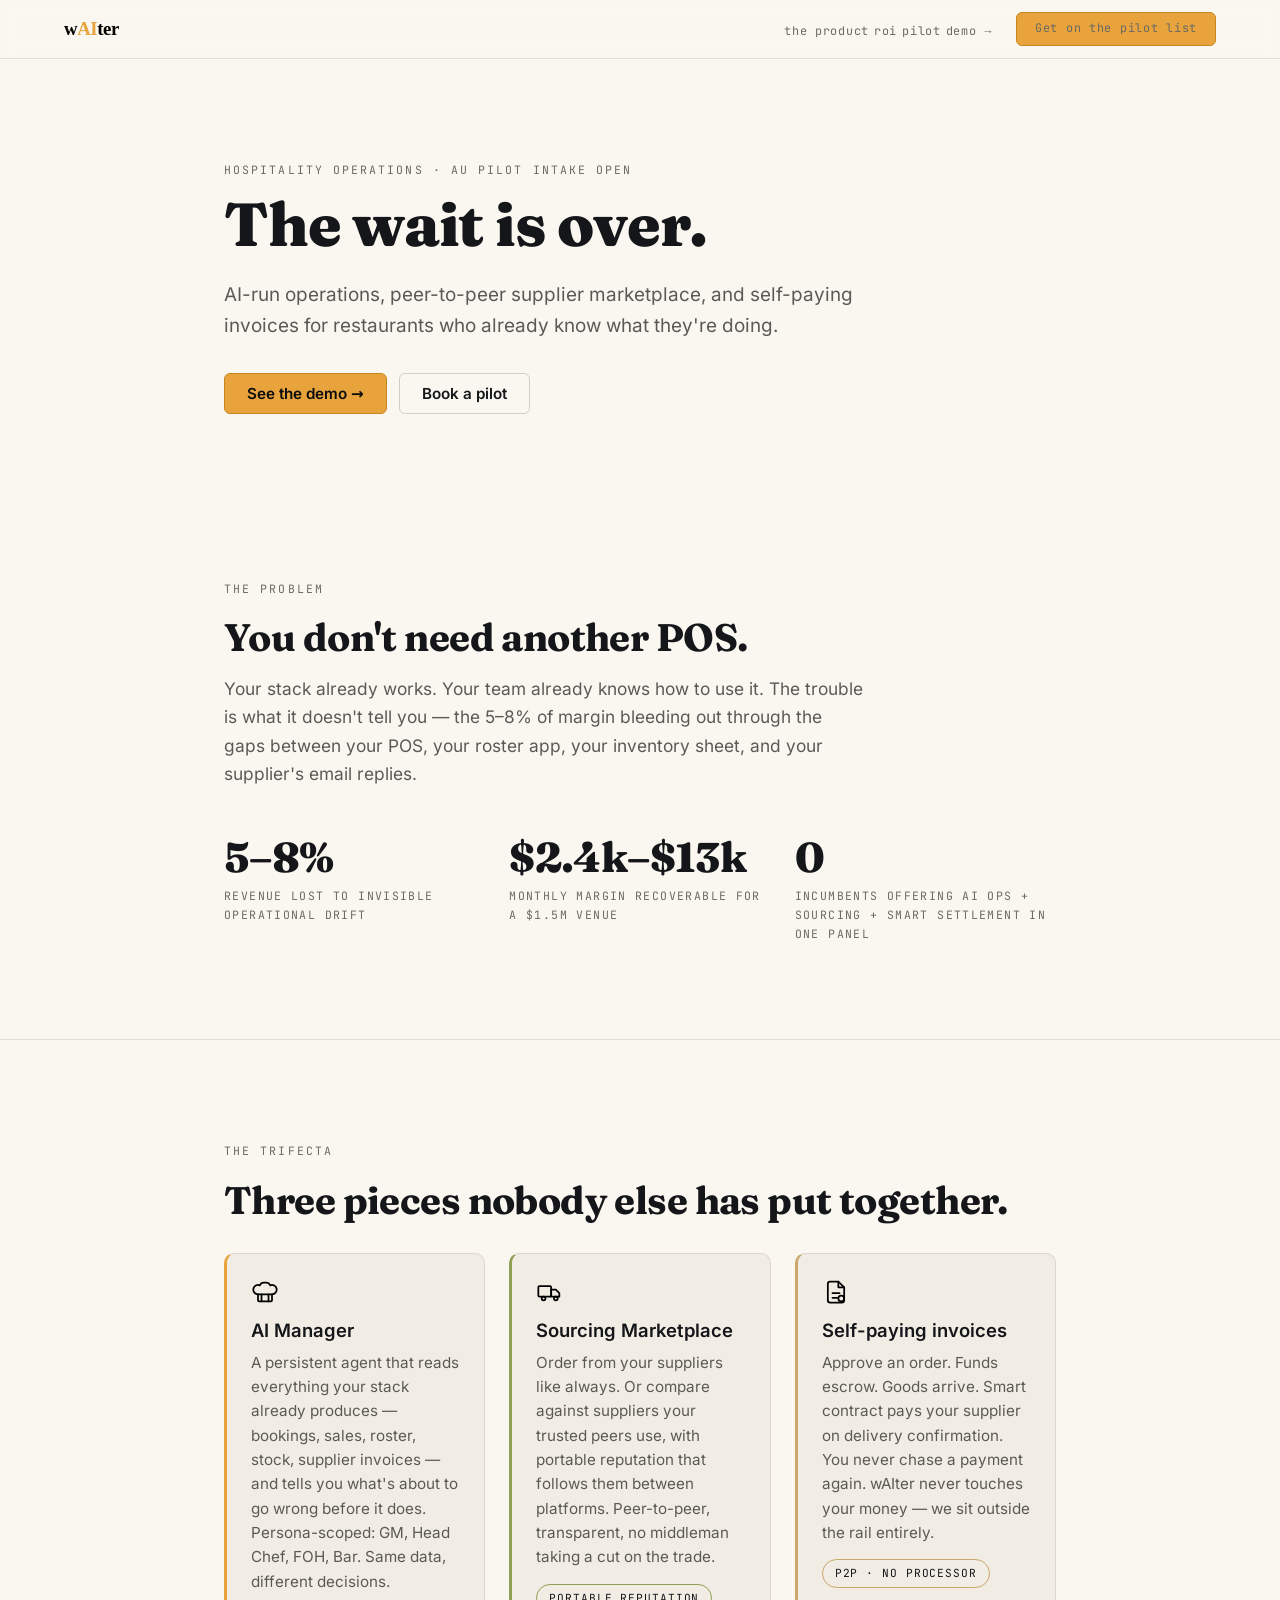
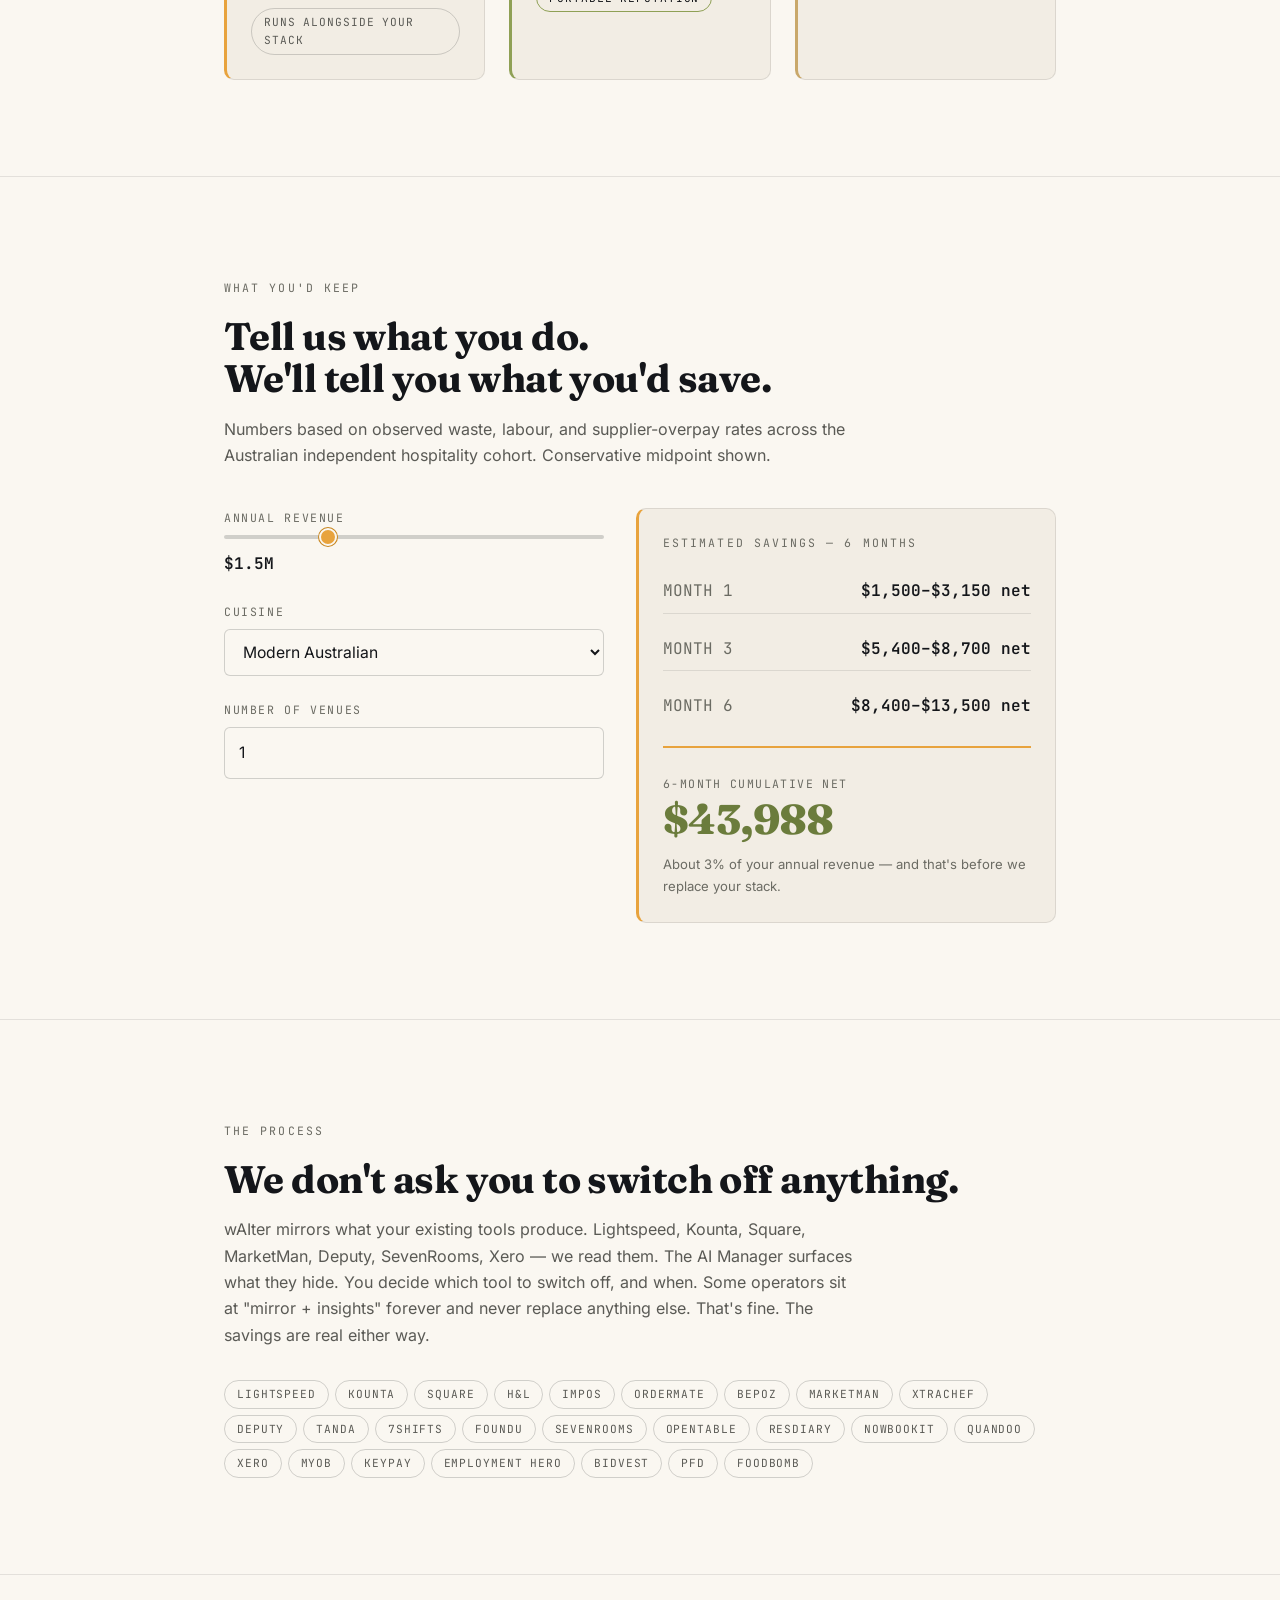
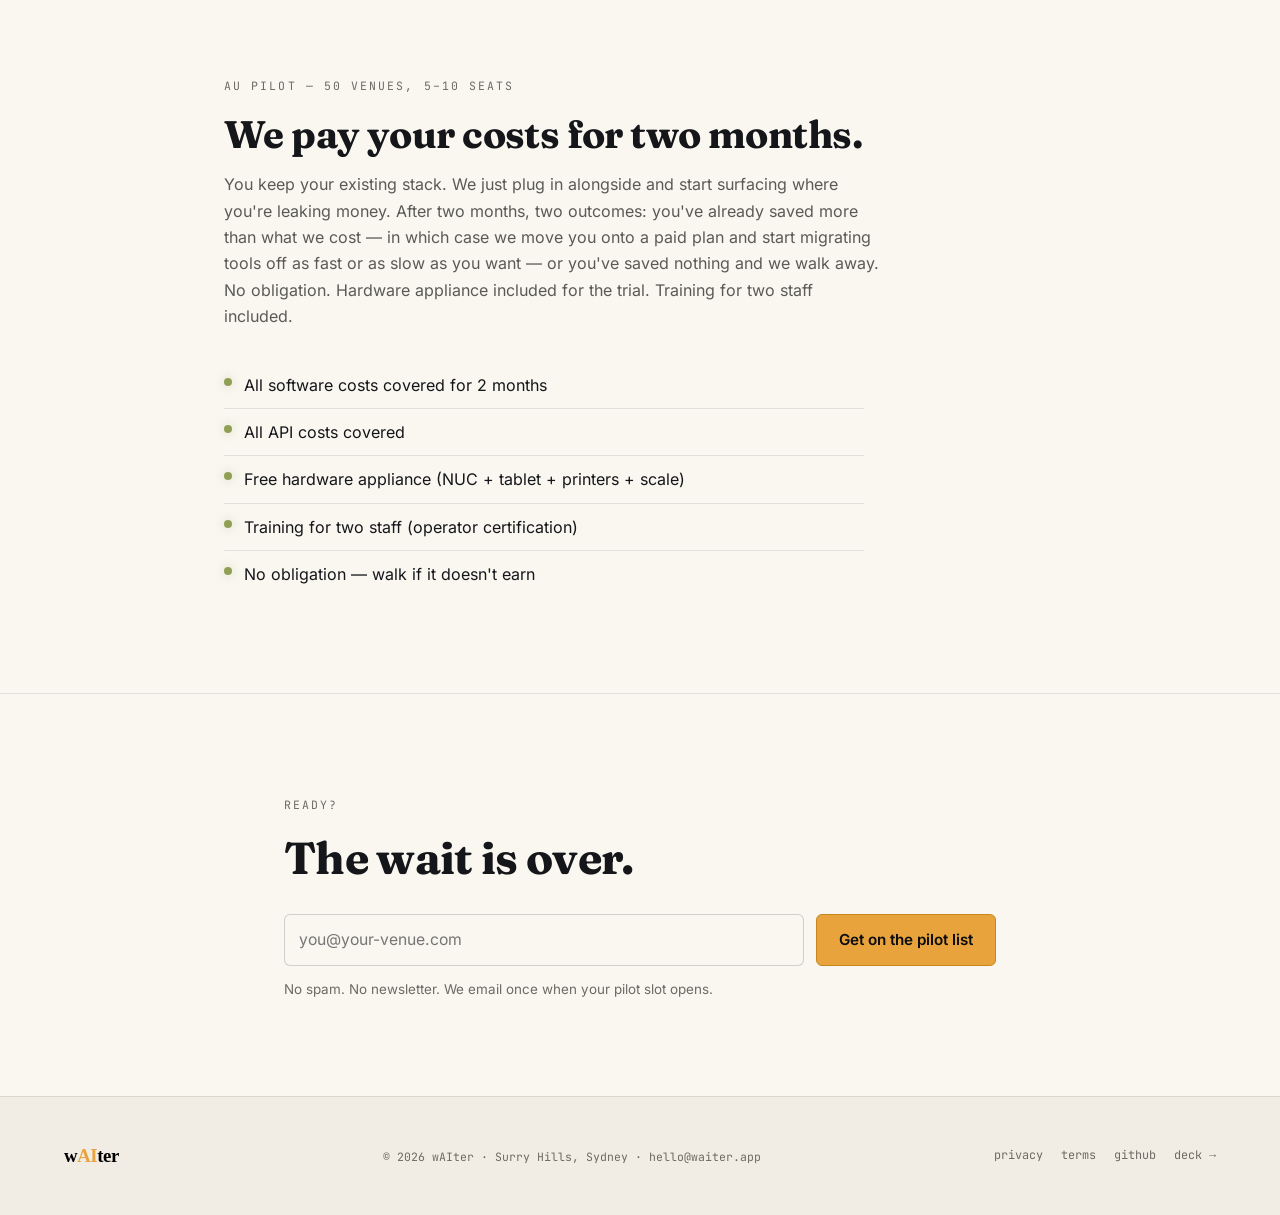
<file: index.html>
<!DOCTYPE html>
<html lang="en">
<head>
  <meta charset="UTF-8">
  <meta name="viewport" content="width=device-width, initial-scale=1">
  <meta http-equiv="Content-Security-Policy" content="default-src 'self'; img-src 'self' data:; style-src 'self' 'unsafe-inline'; script-src 'self'; font-src 'self'; connect-src 'self'; frame-src 'none'; frame-ancestors 'none'; worker-src 'none'; manifest-src 'none'; base-uri 'self'; form-action 'self'; object-src 'none'; upgrade-insecure-requests">
  <meta name="referrer" content="no-referrer">
  <meta http-equiv="X-Content-Type-Options" content="nosniff">
  <meta name="description" content="wAIter — AI-run operations, peer-to-peer supplier marketplace, and self-paying invoices for restaurants who already know what they're doing.">
  <meta property="og:title" content="wAIter — The wait is over.">
  <meta property="og:description" content="AI-run operations, peer-to-peer supplier marketplace, and self-paying invoices for restaurants who already know what they're doing.">
  <meta name="theme-color" content="#FAF7F1">
  <title>wAIter — The wait is over.</title>
  <link rel="stylesheet" href="assets/styles.css">
  <link rel="icon" href="data:image/svg+xml,%3Csvg xmlns='http://www.w3.org/2000/svg' viewBox='0 0 24 24'%3E%3Ctext x='3' y='19' font-family='Georgia,serif' font-weight='800' font-size='20' fill='%230B0D0E'%3Ew%3Ctspan fill='%23E8A33D'%3EAI%3C/tspan%3E%3C/text%3E%3C/svg%3E">
</head>
<body>
  <a href="#main" class="skip-link">Skip to content</a>

  <header class="site-header">
    <div class="wrap-wide">
      <a href="#" class="brand" aria-label="wAIter — home">
        <img src="assets/wordmark.svg" alt="wAIter">
      </a>
      <nav class="site-nav" aria-label="Primary">
        <div class="nav-links">
          <a href="#trifecta">the product</a>
          <a href="#roi">roi</a>
          <a href="#pilot">pilot</a>
          <a href="demo/" class="mono">demo →</a>
        </div>
        <a href="#cta" class="btn btn-primary btn-mono">Get on the pilot list</a>
      </nav>
    </div>
  </header>

  <main id="main">

    <!-- HERO -->
    <section class="hero">
      <div class="wrap">
        <span class="eyebrow">HOSPITALITY OPERATIONS · AU PILOT INTAKE OPEN</span>
        <h1>The wait is over.</h1>
        <p class="subhead">AI-run operations, peer-to-peer supplier marketplace, and self-paying invoices for restaurants who already know what they're doing.</p>
        <div class="ctas">
          <a class="btn btn-primary" href="demo/">See the demo →</a>
          <a class="btn btn-ghost" href="#pilot">Book a pilot</a>
        </div>
      </div>
    </section>

    <!-- PROBLEM -->
    <section class="section" id="problem">
      <div class="wrap">
        <span class="eyebrow">THE PROBLEM</span>
        <h2 class="serif" style="margin-top: 16px; margin-bottom: 16px;">You don't need another POS.</h2>
        <p class="muted" style="font-size: 1.08rem; max-width: 640px;">Your stack already works. Your team already knows how to use it. The trouble is what it doesn't tell you — the 5–8% of margin bleeding out through the gaps between your POS, your roster app, your inventory sheet, and your supplier's email replies.</p>
        <div class="grid-3" style="margin-top: 48px;">
          <div>
            <div class="kpi">5–8%</div>
            <div class="kpi-label">Revenue lost to invisible operational drift</div>
          </div>
          <div>
            <div class="kpi">$2.4k–$13k</div>
            <div class="kpi-label">Monthly margin recoverable for a $1.5M venue</div>
          </div>
          <div>
            <div class="kpi">0</div>
            <div class="kpi-label">Incumbents offering AI ops + sourcing + smart settlement in one panel</div>
          </div>
        </div>
      </div>
    </section>

    <!-- TRIFECTA -->
    <section class="section" id="trifecta">
      <div class="wrap">
        <span class="eyebrow">THE TRIFECTA</span>
        <h2 class="serif" style="margin-top: 16px; margin-bottom: 32px;">Three pieces nobody else has put together.</h2>
        <div class="grid-3">
          <article class="card card-saffron">
            <img src="assets/icons/chef-hat.svg" alt="" width="28" height="28" style="color: var(--text); margin-bottom: 12px;">
            <h3>AI Manager</h3>
            <p class="muted" style="margin-top: 8px; font-size: 0.95rem; line-height: 1.6;">A persistent agent that reads everything your stack already produces — bookings, sales, roster, stock, supplier invoices — and tells you what's about to go wrong before it does. Persona-scoped: GM, Head Chef, FOH, Bar. Same data, different decisions.</p>
            <span class="pill" style="margin-top: 14px;">runs alongside your stack</span>
          </article>
          <article class="card card-olive">
            <img src="assets/icons/truck.svg" alt="" width="28" height="28" style="color: var(--olive-deep); margin-bottom: 12px;">
            <h3>Sourcing Marketplace</h3>
            <p class="muted" style="margin-top: 8px; font-size: 0.95rem; line-height: 1.6;">Order from your suppliers like always. Or compare against suppliers your trusted peers use, with portable reputation that follows them between platforms. Peer-to-peer, transparent, no middleman taking a cut on the trade.</p>
            <span class="pill pill-olive" style="margin-top: 14px;">portable reputation</span>
          </article>
          <article class="card card-brass">
            <img src="assets/icons/contract.svg" alt="" width="28" height="28" style="color: var(--text); margin-bottom: 12px;">
            <h3>Self-paying invoices</h3>
            <p class="muted" style="margin-top: 8px; font-size: 0.95rem; line-height: 1.6;">Approve an order. Funds escrow. Goods arrive. Smart contract pays your supplier on delivery confirmation. You never chase a payment again. wAIter never touches your money — we sit outside the rail entirely.</p>
            <span class="pill pill-brass" style="margin-top: 14px;">P2P · no processor</span>
          </article>
        </div>
      </div>
    </section>

    <!-- ROI CALCULATOR -->
    <section class="section" id="roi">
      <div class="wrap">
        <span class="eyebrow">WHAT YOU'D KEEP</span>
        <h2 class="serif" style="margin-top: 16px; margin-bottom: 16px;">Tell us what you do.<br>We'll tell you what you'd save.</h2>
        <p class="muted" style="max-width: 640px;">Numbers based on observed waste, labour, and supplier-overpay rates across the Australian independent hospitality cohort. Conservative midpoint shown.</p>

        <div class="row" style="gap: 32px; margin-top: 40px; align-items: flex-start;">
          <div style="flex: 1 1 320px;">
            <div style="margin-bottom: 24px;">
              <label class="label" for="roi-revenue">Annual revenue</label>
              <div class="row" style="gap: 12px;">
                <input id="roi-revenue" class="range" type="range" min="250000" max="5000000" step="50000" value="1500000" aria-describedby="roi-revenue-out">
                <output id="roi-revenue-out" class="mono" style="font-weight: 600; min-width: 80px;">$1.5M</output>
              </div>
            </div>
            <div style="margin-bottom: 24px;">
              <label class="label" for="roi-cuisine">Cuisine</label>
              <select id="roi-cuisine" class="select">
                <option value="modern_aus" selected>Modern Australian</option>
                <option value="italian">Italian</option>
                <option value="chinese">Chinese</option>
                <option value="indian">Indian</option>
              </select>
            </div>
            <div>
              <label class="label" for="roi-venues">Number of venues</label>
              <input id="roi-venues" class="input" type="number" min="1" max="20" value="1">
            </div>
          </div>

          <div style="flex: 1 1 360px;">
            <div class="card card-saffron" aria-live="polite" aria-label="Estimated savings result">
              <div class="eyebrow">ESTIMATED SAVINGS — 6 MONTHS</div>
              <div style="margin-top: 18px; display: grid; gap: 14px;">
                <div class="row" style="justify-content: space-between; padding: 8px 0; border-bottom: 1px solid var(--border);">
                  <span class="mono dim">MONTH 1</span>
                  <span class="mono" style="font-weight: 600;" id="roi-m1">$1,500–$3,200 net</span>
                </div>
                <div class="row" style="justify-content: space-between; padding: 8px 0; border-bottom: 1px solid var(--border);">
                  <span class="mono dim">MONTH 3</span>
                  <span class="mono" style="font-weight: 600;" id="roi-m3">$5,400–$8,700 net</span>
                </div>
                <div class="row" style="justify-content: space-between; padding: 8px 0;">
                  <span class="mono dim">MONTH 6</span>
                  <span class="mono" style="font-weight: 600;" id="roi-m6">$8,400–$13,500 net</span>
                </div>
              </div>
              <div style="margin-top: 18px; padding-top: 18px; border-top: 2px solid var(--saffron);">
                <div class="kpi-label">6-MONTH CUMULATIVE NET</div>
                <div class="kpi" style="color: var(--olive-deep); margin-top: 6px;" id="roi-total">$45,000</div>
              </div>
              <p class="dim" style="font-size: 0.82rem; margin-top: 14px;">About 3% of your annual revenue — and that's before we replace your stack.</p>
            </div>
          </div>
        </div>
      </div>
    </section>

    <!-- HOW WE PLUG IN -->
    <section class="section" id="plug-in">
      <div class="wrap">
        <span class="eyebrow">THE PROCESS</span>
        <h2 class="serif" style="margin-top: 16px; margin-bottom: 16px;">We don't ask you to switch off anything.</h2>
        <p class="muted" style="max-width: 640px;">wAIter mirrors what your existing tools produce. Lightspeed, Kounta, Square, MarketMan, Deputy, SevenRooms, Xero — we read them. The AI Manager surfaces what they hide. You decide which tool to switch off, and when. Some operators sit at "mirror + insights" forever and never replace anything else. That's fine. The savings are real either way.</p>
        <div class="row" style="margin-top: 32px; gap: 6px;">
          <span class="pill">Lightspeed</span>
          <span class="pill">Kounta</span>
          <span class="pill">Square</span>
          <span class="pill">H&amp;L</span>
          <span class="pill">Impos</span>
          <span class="pill">OrderMate</span>
          <span class="pill">Bepoz</span>
          <span class="pill">MarketMan</span>
          <span class="pill">xtraCHEF</span>
          <span class="pill">Deputy</span>
          <span class="pill">Tanda</span>
          <span class="pill">7shifts</span>
          <span class="pill">Foundu</span>
          <span class="pill">SevenRooms</span>
          <span class="pill">OpenTable</span>
          <span class="pill">ResDiary</span>
          <span class="pill">NowBookIt</span>
          <span class="pill">Quandoo</span>
          <span class="pill">Xero</span>
          <span class="pill">MYOB</span>
          <span class="pill">KeyPay</span>
          <span class="pill">Employment Hero</span>
          <span class="pill">Bidvest</span>
          <span class="pill">PFD</span>
          <span class="pill">Foodbomb</span>
        </div>
      </div>
    </section>

    <!-- PILOT -->
    <section class="section" id="pilot">
      <div class="wrap">
        <span class="eyebrow">AU PILOT — 50 VENUES, 5–10 SEATS</span>
        <h2 class="serif" style="margin-top: 16px; margin-bottom: 16px;">We pay your costs for two months.</h2>
        <p class="muted" style="max-width: 660px;">You keep your existing stack. We just plug in alongside and start surfacing where you're leaking money. After two months, two outcomes: you've already saved more than what we cost — in which case we move you onto a paid plan and start migrating tools off as fast or as slow as you want — or you've saved nothing and we walk away. No obligation. Hardware appliance included for the trial. Training for two staff included.</p>
        <ul style="list-style: none; margin-top: 32px; max-width: 640px;">
          <li style="padding: 10px 0; border-bottom: 1px solid var(--border); display: flex; gap: 12px;"><span class="dot dot-olive" aria-hidden="true" style="margin-top: 6px;"></span>All software costs covered for 2 months</li>
          <li style="padding: 10px 0; border-bottom: 1px solid var(--border); display: flex; gap: 12px;"><span class="dot dot-olive" aria-hidden="true" style="margin-top: 6px;"></span>All API costs covered</li>
          <li style="padding: 10px 0; border-bottom: 1px solid var(--border); display: flex; gap: 12px;"><span class="dot dot-olive" aria-hidden="true" style="margin-top: 6px;"></span>Free hardware appliance (NUC + tablet + printers + scale)</li>
          <li style="padding: 10px 0; border-bottom: 1px solid var(--border); display: flex; gap: 12px;"><span class="dot dot-olive" aria-hidden="true" style="margin-top: 6px;"></span>Training for two staff (operator certification)</li>
          <li style="padding: 10px 0; display: flex; gap: 12px;"><span class="dot dot-olive" aria-hidden="true" style="margin-top: 6px;"></span>No obligation — walk if it doesn't earn</li>
        </ul>
      </div>
    </section>

    <!-- CTA -->
    <section class="section" id="cta">
      <div class="wrap-narrow">
        <span class="eyebrow">READY?</span>
        <h2 class="serif" style="margin-top: 16px; font-size: clamp(2rem, 4vw, 2.8rem);">The wait is over.</h2>
        <form id="pilot-form" style="margin-top: 32px; display: flex; flex-wrap: wrap; gap: 12px; align-items: stretch;" novalidate>
          <label for="pilot-email" class="sr-only">Email address</label>
          <input id="pilot-email" name="email" class="input" type="email" placeholder="you@your-venue.com" required style="flex: 1 1 260px;">
          <button class="btn btn-primary" type="submit">Get on the pilot list</button>
        </form>
        <p class="dim" id="pilot-msg" style="margin-top: 12px; font-size: 0.84rem;" aria-live="polite">No spam. No newsletter. We email once when your pilot slot opens.</p>
      </div>
    </section>
  </main>

  <footer class="site-footer">
    <div class="wrap-wide">
      <div class="footer-row">
        <a href="#" class="brand" aria-label="wAIter">
          <img src="assets/wordmark.svg" alt="wAIter" style="height: 22px;">
        </a>
        <div class="footer-meta">© 2026 wAIter · Surry Hills, Sydney · hello@waiter.app</div>
        <nav aria-label="Footer" class="row" style="gap: 18px;">
          <a class="dim mono" href="#" style="font-size: 0.74rem;">privacy</a>
          <a class="dim mono" href="#" style="font-size: 0.74rem;">terms</a>
          <a class="dim mono" href="https://github.com/ijnebzor/wAIter" rel="noopener noreferrer" style="font-size: 0.74rem;">github</a>
          <a class="dim mono" href="deck/" style="font-size: 0.74rem;">deck →</a>
        </nav>
      </div>
    </div>
  </footer>

  <script src="assets/landing.js" defer></script>
</body>
</html>
</file>
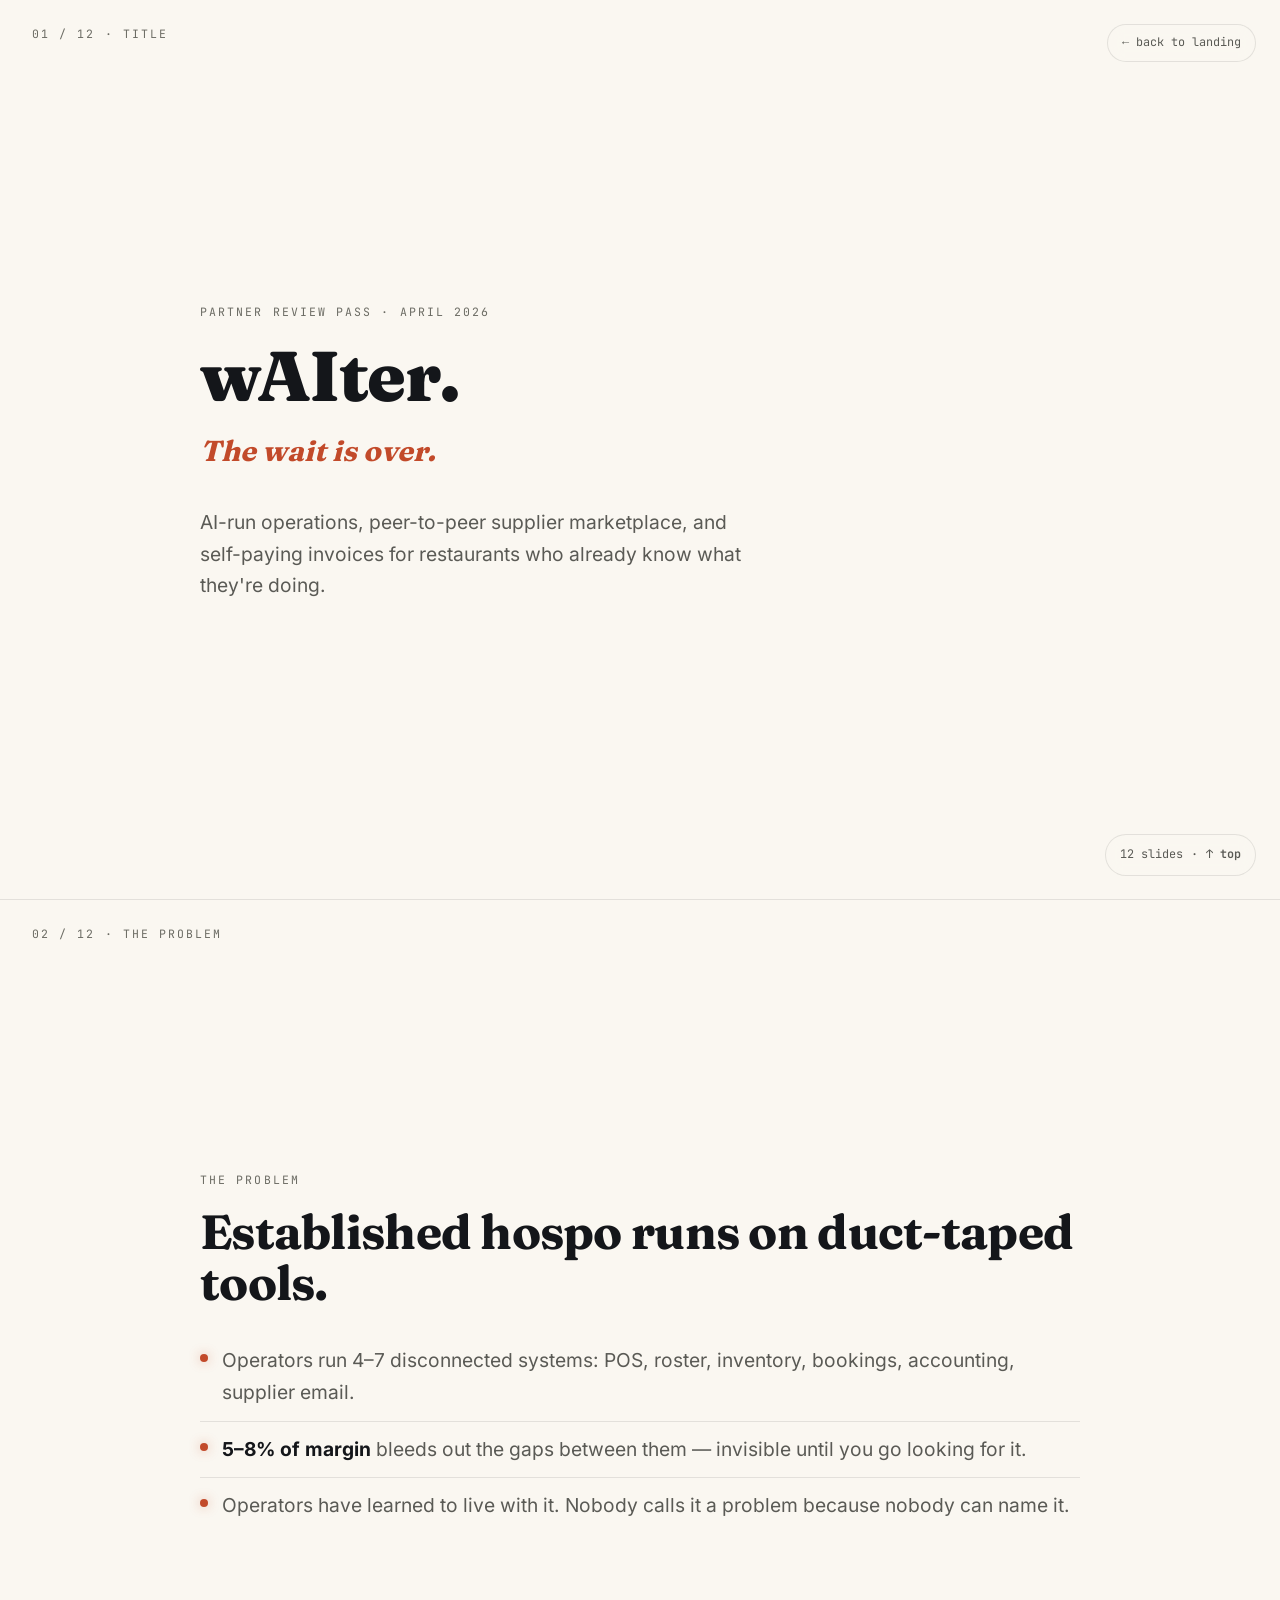
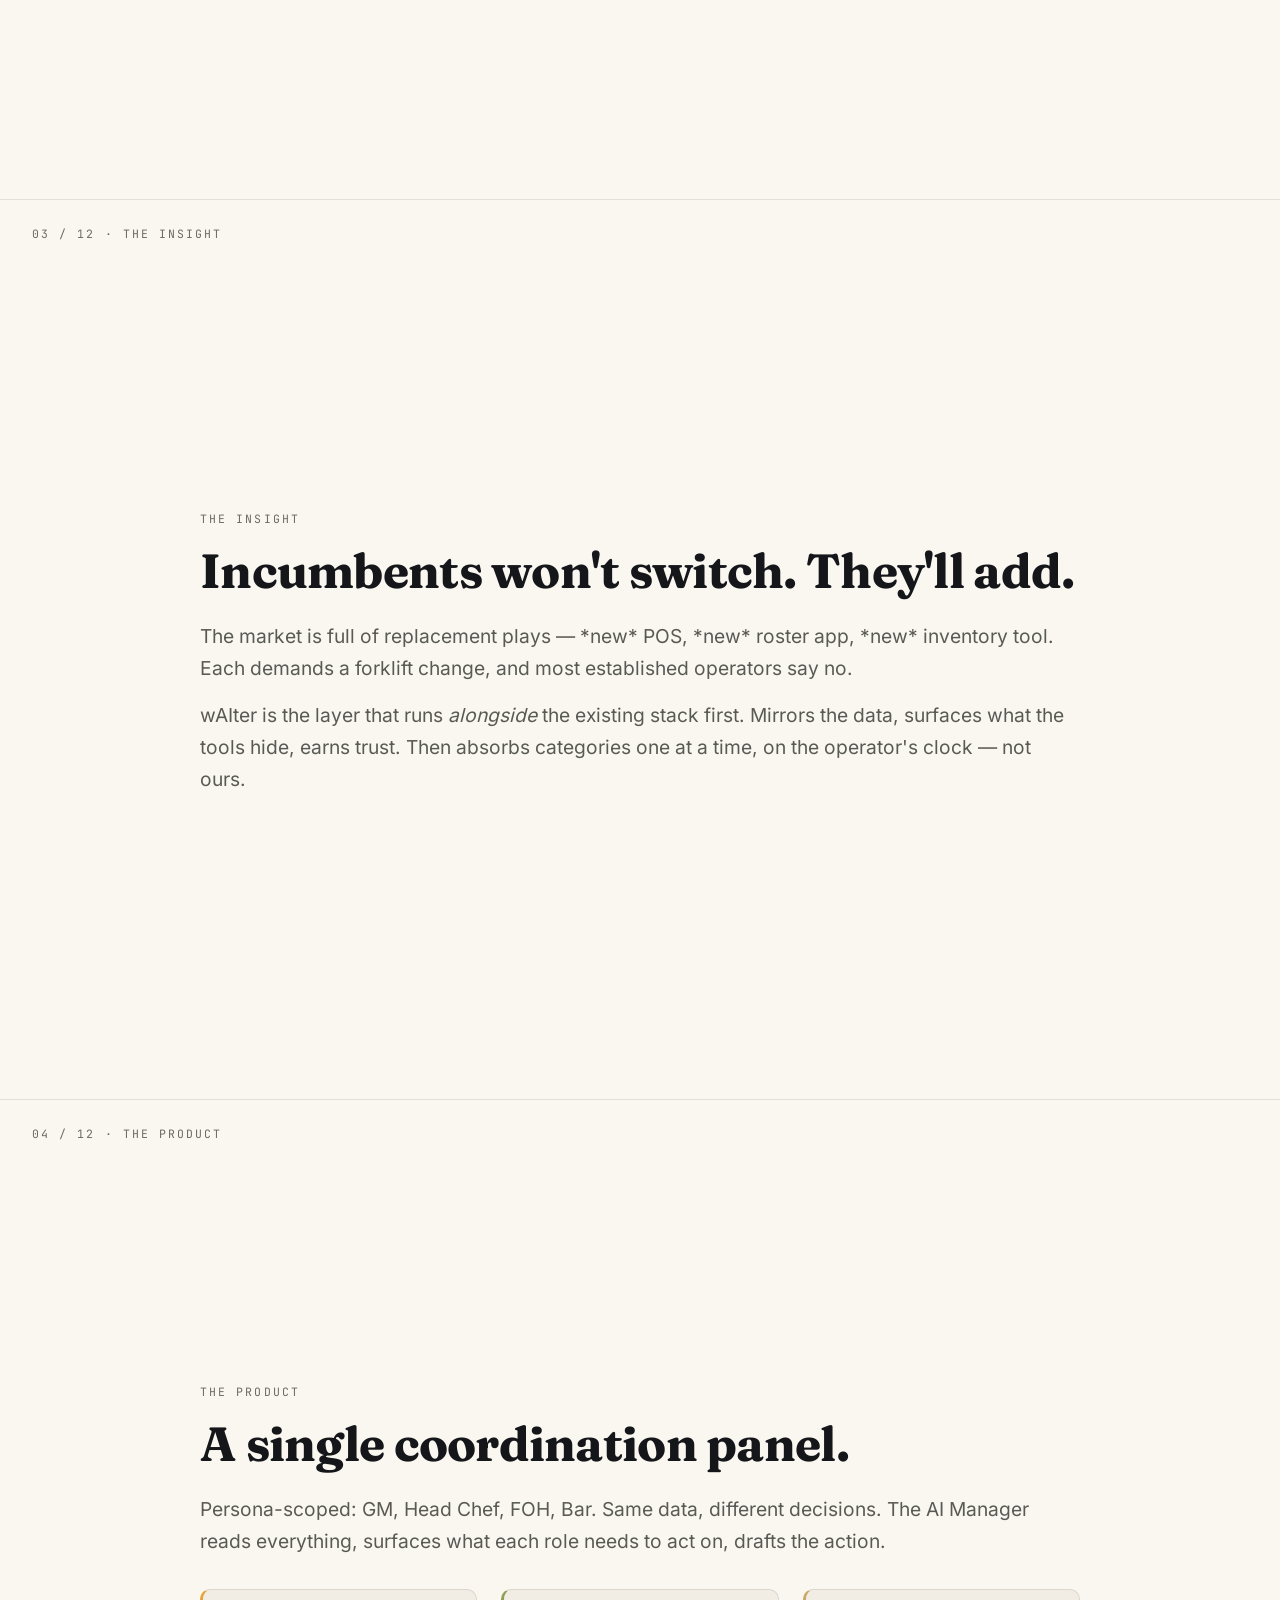
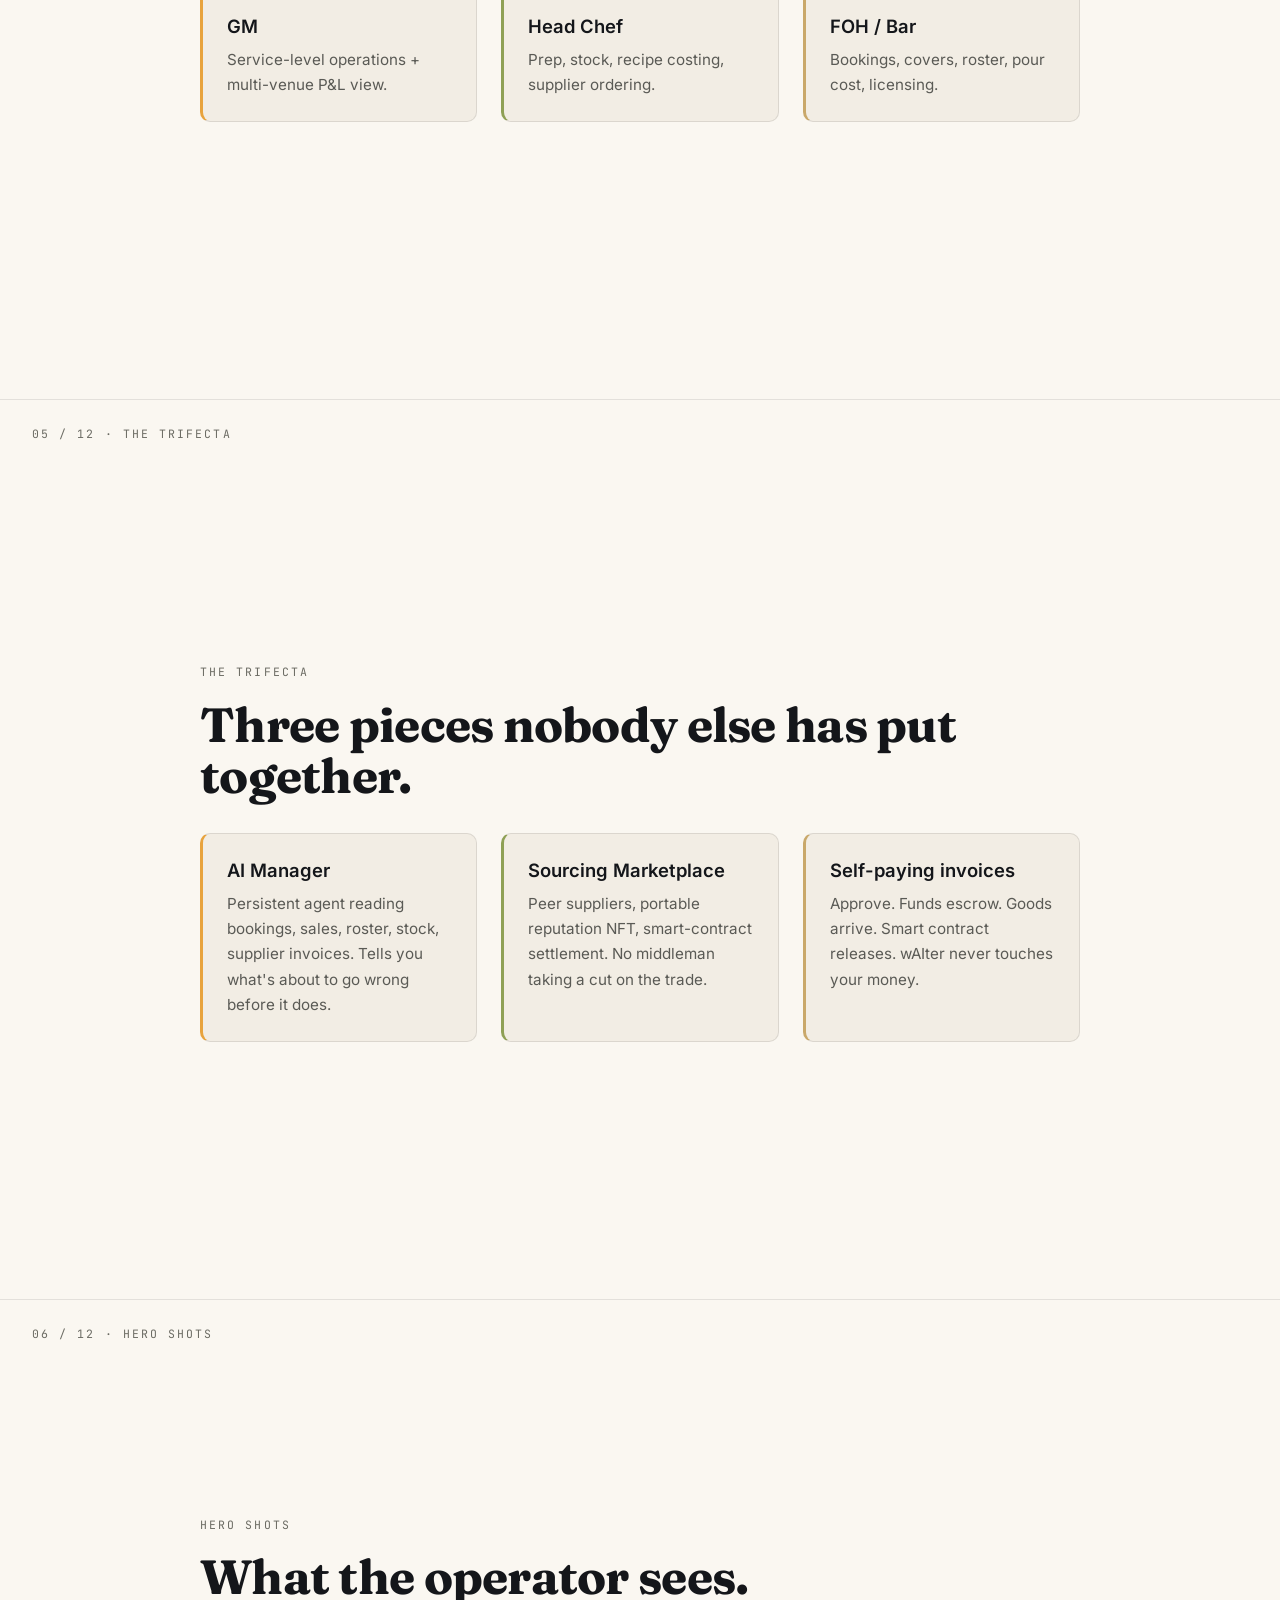
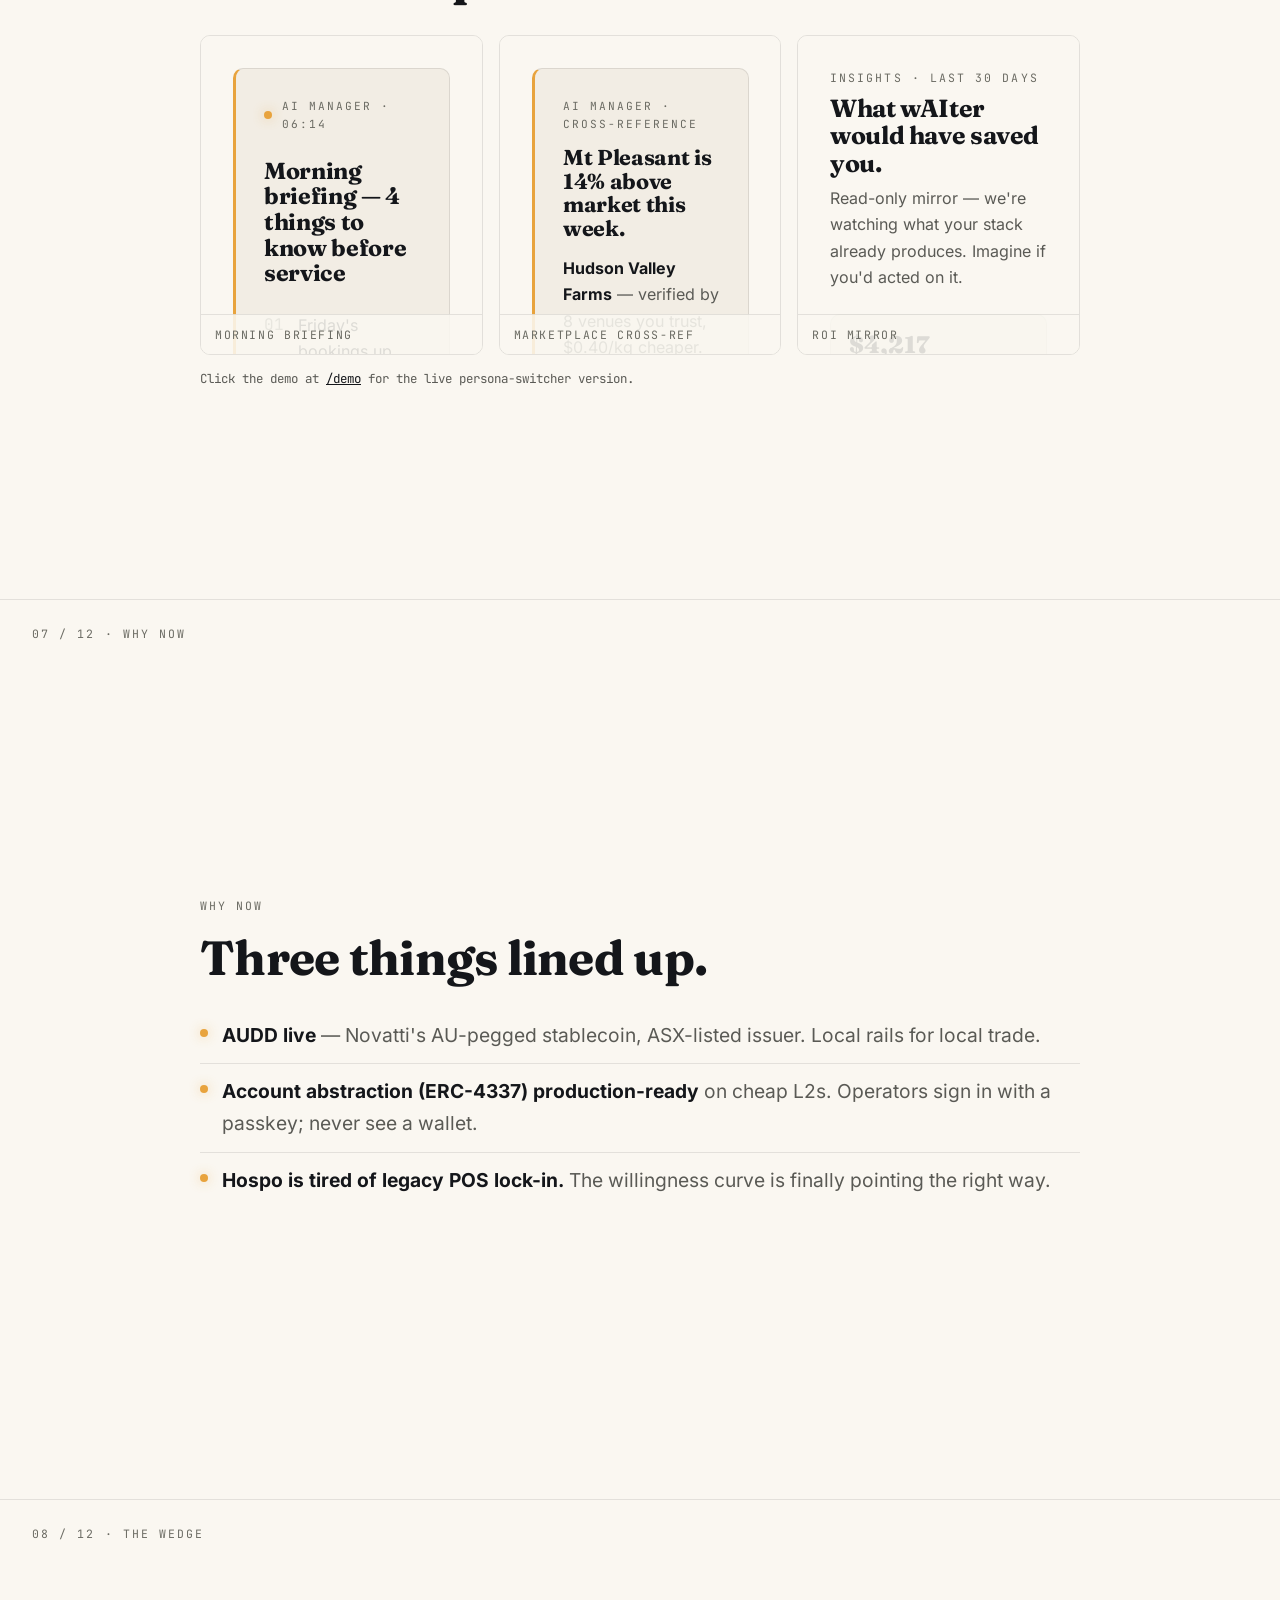
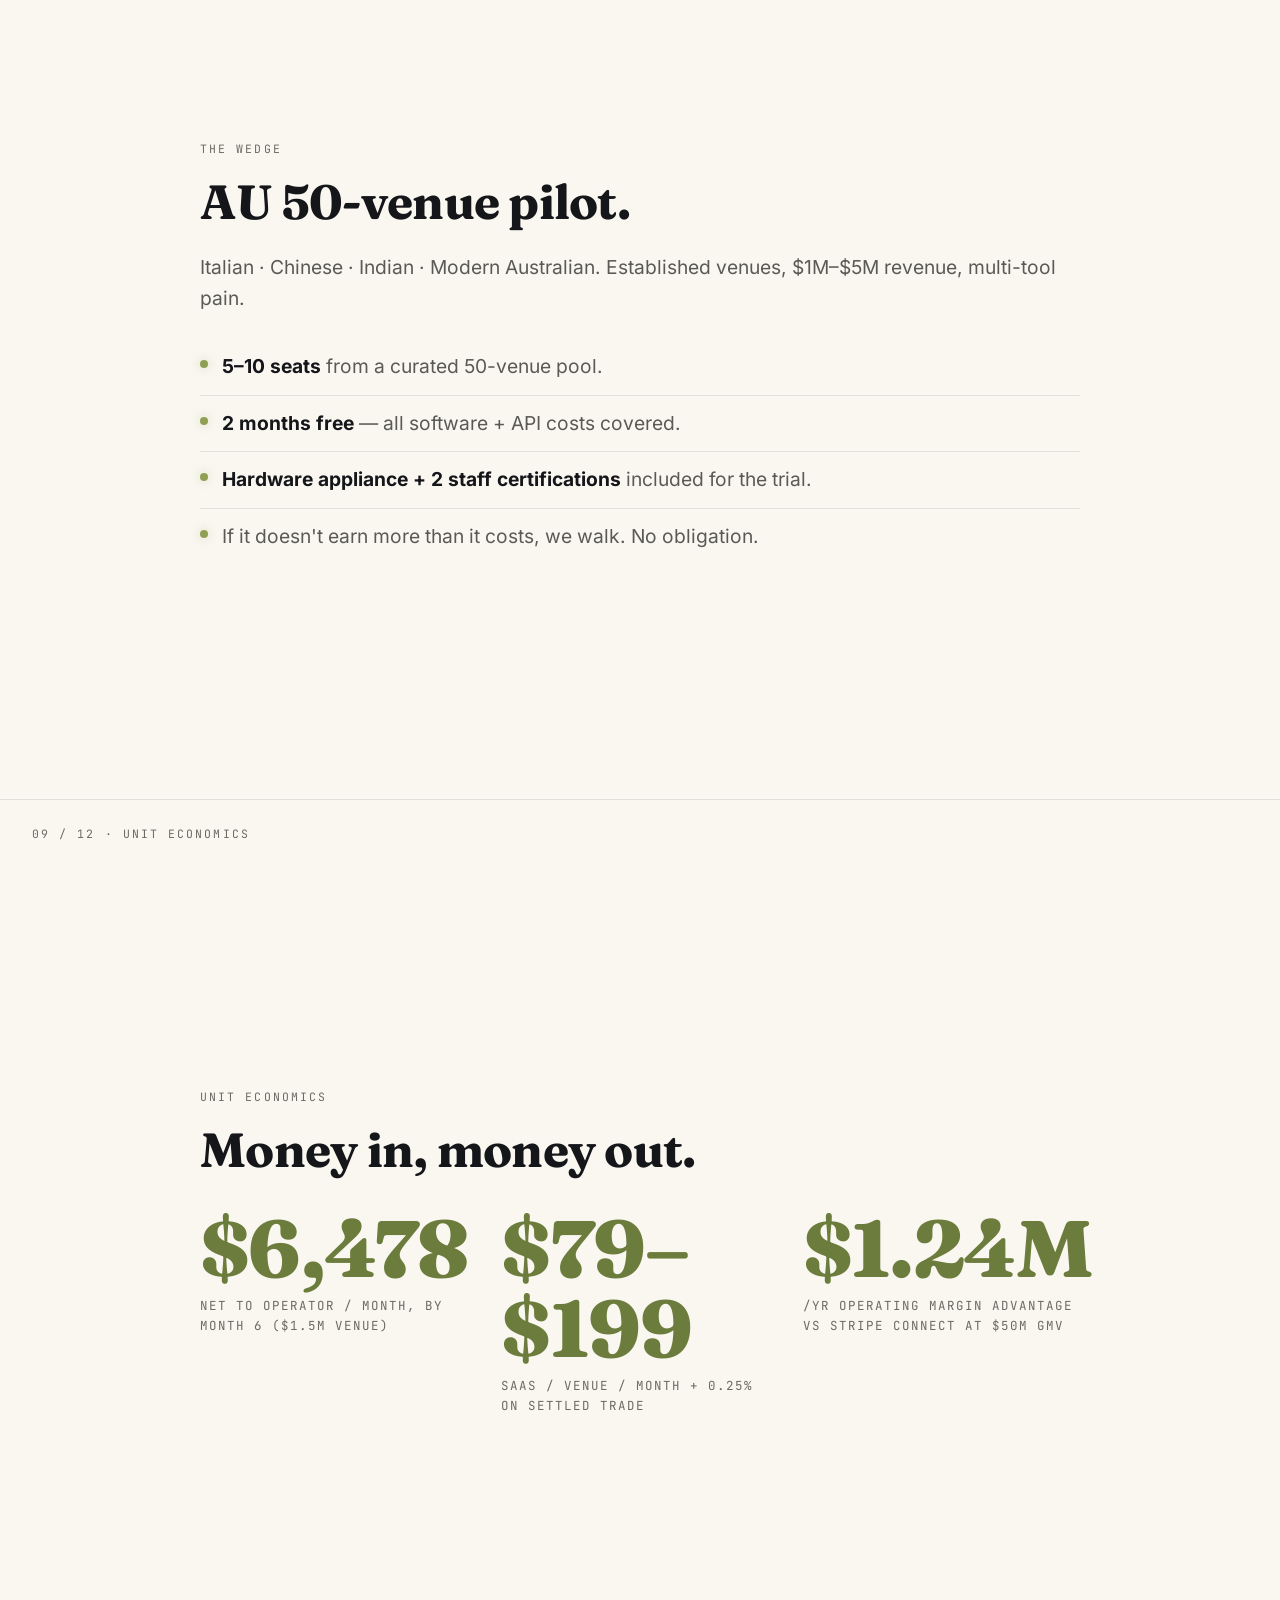
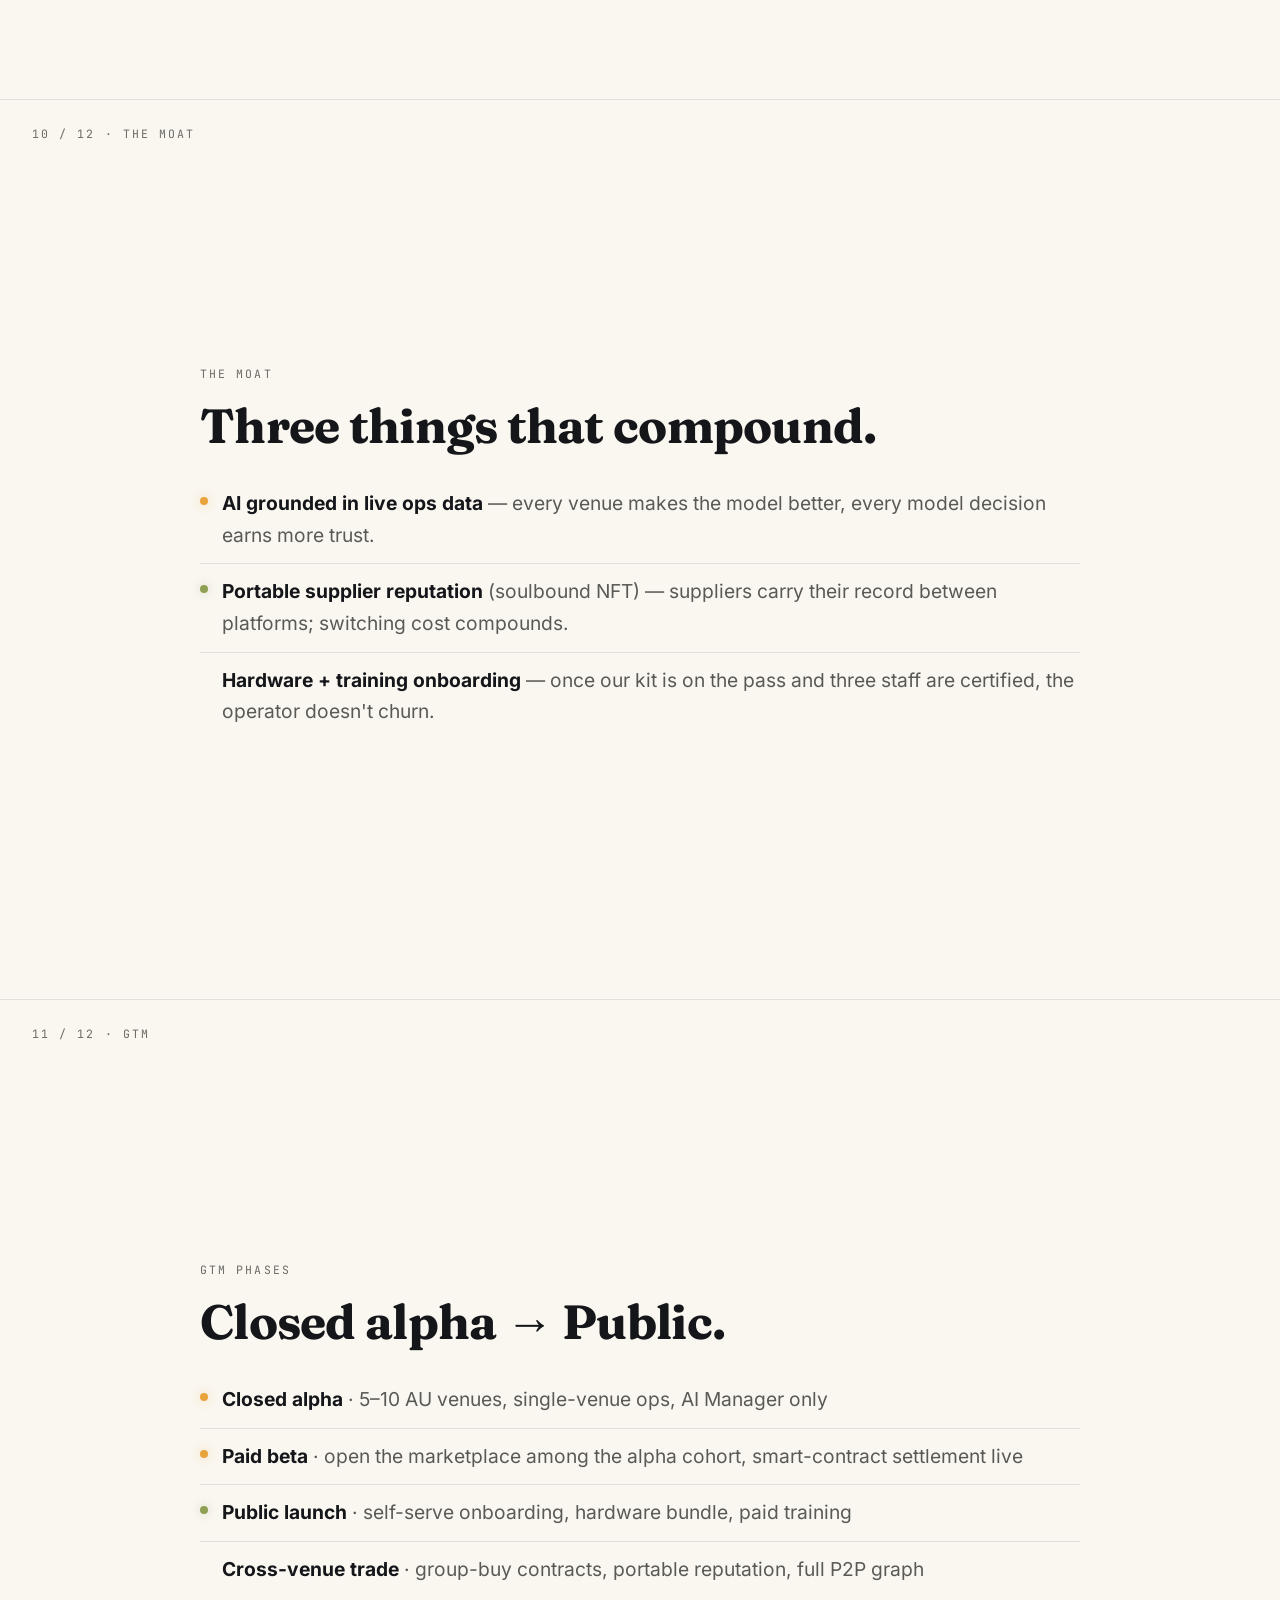
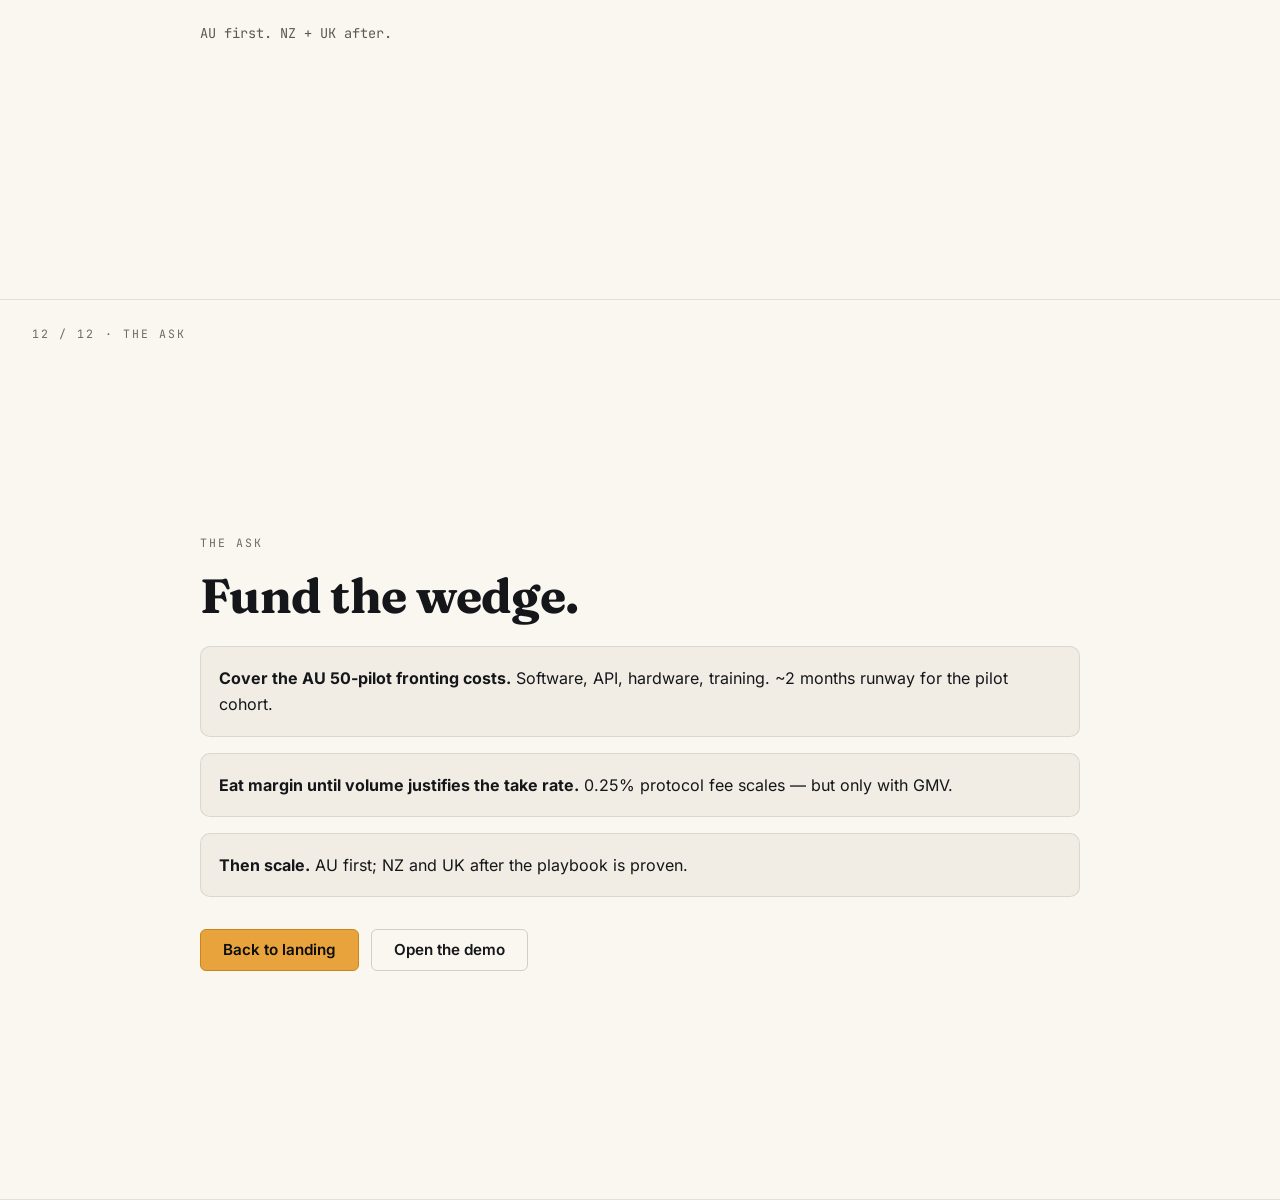
<file: deck/index.html>
<!DOCTYPE html>
<html lang="en">
<head>
  <meta charset="UTF-8">
  <meta name="viewport" content="width=device-width, initial-scale=1">
  <meta http-equiv="Content-Security-Policy" content="default-src 'self'; img-src 'self' data:; style-src 'self' 'unsafe-inline'; script-src 'self'; font-src 'self'; connect-src 'self'; frame-src 'self'; frame-ancestors 'none'; worker-src 'none'; manifest-src 'none'; base-uri 'self'; form-action 'self'; object-src 'none'; upgrade-insecure-requests">
  <meta name="referrer" content="no-referrer">
  <meta http-equiv="X-Content-Type-Options" content="nosniff">
  <meta name="description" content="wAIter — partner review pass. The wait is over.">
  <title>wAIter — deck · partner review pass</title>
  <link rel="stylesheet" href="../assets/styles.css">
  <link rel="icon" href="data:image/svg+xml,%3Csvg xmlns='http://www.w3.org/2000/svg' viewBox='0 0 24 24'%3E%3Ctext x='3' y='19' font-family='Georgia,serif' font-weight='800' font-size='20' fill='%230B0D0E'%3Ew%3Ctspan fill='%23E8A33D'%3EAI%3C/tspan%3E%3C/text%3E%3C/svg%3E">
  <style>
    html, body { height: 100%; }
    body { overflow-y: auto; scroll-snap-type: y mandatory; }
    @media (prefers-reduced-motion: reduce) {
      body { scroll-snap-type: none; }
    }

    .slide {
      min-height: 100vh; min-height: 100dvh;
      scroll-snap-align: start; scroll-snap-stop: always;
      padding: clamp(48px, 8vh, 96px) var(--space-5);
      display: flex; flex-direction: column; justify-content: center;
      position: relative;
      border-bottom: 1px solid var(--border);
    }
    .slide-num {
      position: absolute; top: 24px; left: 32px;
      font-family: var(--mono); font-size: 0.72rem; letter-spacing: 0.18em;
      color: var(--dim); text-transform: uppercase;
    }
    .slide-content { max-width: 880px; margin: 0 auto; width: 100%; }

    h1.slide-h { font-size: clamp(2.6rem, 6vw, 4.4rem); line-height: 1.02; margin: var(--space-4) 0 var(--space-5); }
    h2.slide-h { font-size: clamp(1.9rem, 4.4vw, 3rem); line-height: 1.06; margin: var(--space-4) 0 var(--space-5); }
    .slide p, .slide li { font-size: clamp(1.05rem, 1.8vw, 1.2rem); line-height: 1.65; color: var(--muted); }
    .slide ul { list-style: none; padding-left: 0; margin-top: var(--space-5); }
    .slide ul li { padding: 12px 0; border-bottom: 1px solid var(--border); display: flex; gap: 14px; align-items: flex-start; }
    .slide ul li:last-child { border-bottom: none; }
    .slide ul li .dot { margin-top: 9px; }

    .deck-bigstat { font-family: var(--display); font-weight: 800; font-size: clamp(3rem, 8vw, 5rem); line-height: 1; letter-spacing: -0.02em; color: var(--olive-deep); }
    .deck-bigstat-lbl { font-family: var(--mono); font-size: 0.78rem; letter-spacing: 0.16em; color: var(--dim); text-transform: uppercase; margin-top: 8px; }

    .three-up { display: grid; grid-template-columns: repeat(auto-fit, minmax(220px, 1fr)); gap: var(--space-5); margin-top: var(--space-6); }
    .three-up .card h3 { margin-bottom: 8px; }
    .three-up .card p { font-size: 0.95rem; }

    .hero-shots { display: grid; grid-template-columns: repeat(auto-fit, minmax(280px, 1fr)); gap: var(--space-4); margin-top: var(--space-6); }
    .hero-shot { border: 1px solid var(--border); border-radius: var(--radius-3); overflow: hidden; height: 320px; position: relative; }
    .hero-shot iframe { width: 100%; height: 100%; border: 0; display: block; }
    .hero-shot-label { position: absolute; bottom: 0; left: 0; right: 0; background: color-mix(in srgb, var(--bg) 88%, transparent); padding: 10px 14px; font-family: var(--mono); font-size: 0.72rem; letter-spacing: 0.14em; color: var(--dim); text-transform: uppercase; border-top: 1px solid var(--border); }

    .deck-nav {
      position: fixed; bottom: 24px; right: 24px; z-index: 50;
      display: flex; gap: 8px; padding: 10px 14px;
      background: color-mix(in srgb, var(--bg) 88%, transparent);
      border: 1px solid var(--border); border-radius: var(--radius-pill);
      backdrop-filter: blur(8px); -webkit-backdrop-filter: blur(8px);
    }
    .deck-nav .mono { font-size: 0.74rem; color: var(--muted); }
    .deck-nav a { color: var(--text); font-weight: 600; }

    .deck-home {
      position: fixed; top: 24px; right: 24px; z-index: 50;
      font-family: var(--mono); font-size: 0.74rem; color: var(--muted);
      padding: 8px 14px; border: 1px solid var(--border); border-radius: var(--radius-pill);
      background: color-mix(in srgb, var(--bg) 88%, transparent);
      backdrop-filter: blur(8px); -webkit-backdrop-filter: blur(8px);
    }
    .deck-home:hover { color: var(--text); border-color: var(--text); }

    .ask-grid { display: grid; gap: var(--space-4); margin-top: var(--space-5); }
    .ask-row { padding: 18px; border: 1px solid var(--border); border-radius: var(--radius-3); background: var(--surface); }
    .ask-row strong { color: var(--text); }
  </style>
</head>
<body>
  <a href="../" class="deck-home" rel="prev">← back to landing</a>

  <article>

    <!-- 1. TITLE -->
    <section class="slide" id="s-1">
      <div class="slide-num">01 / 12 · TITLE</div>
      <div class="slide-content">
        <span class="eyebrow">PARTNER REVIEW PASS · APRIL 2026</span>
        <h1 class="slide-h serif">wAIter.</h1>
        <p style="font-family: var(--display); font-style: italic; font-size: clamp(1.3rem, 3vw, 1.8rem); color: var(--ember); margin-top: -8px;">The wait is over.</p>
        <p style="margin-top: 32px; max-width: 560px;">AI-run operations, peer-to-peer supplier marketplace, and self-paying invoices for restaurants who already know what they're doing.</p>
      </div>
    </section>

    <!-- 2. PROBLEM -->
    <section class="slide" id="s-2">
      <div class="slide-num">02 / 12 · THE PROBLEM</div>
      <div class="slide-content">
        <span class="eyebrow">THE PROBLEM</span>
        <h2 class="slide-h serif">Established hospo runs on duct-taped tools.</h2>
        <ul>
          <li><span class="dot dot-ember" aria-hidden="true"></span><span>Operators run 4–7 disconnected systems: POS, roster, inventory, bookings, accounting, supplier email.</span></li>
          <li><span class="dot dot-ember" aria-hidden="true"></span><span><strong style="color: var(--text);">5–8% of margin</strong> bleeds out the gaps between them — invisible until you go looking for it.</span></li>
          <li><span class="dot dot-ember" aria-hidden="true"></span><span>Operators have learned to live with it. Nobody calls it a problem because nobody can name it.</span></li>
        </ul>
      </div>
    </section>

    <!-- 3. INSIGHT -->
    <section class="slide" id="s-3">
      <div class="slide-num">03 / 12 · THE INSIGHT</div>
      <div class="slide-content">
        <span class="eyebrow">THE INSIGHT</span>
        <h2 class="slide-h serif">Incumbents won't switch. They'll add.</h2>
        <p>The market is full of replacement plays — *new* POS, *new* roster app, *new* inventory tool. Each demands a forklift change, and most established operators say no.</p>
        <p style="margin-top: 16px;">wAIter is the layer that runs <em>alongside</em> the existing stack first. Mirrors the data, surfaces what the tools hide, earns trust. Then absorbs categories one at a time, on the operator's clock — not ours.</p>
      </div>
    </section>

    <!-- 4. PRODUCT -->
    <section class="slide" id="s-4">
      <div class="slide-num">04 / 12 · THE PRODUCT</div>
      <div class="slide-content">
        <span class="eyebrow">THE PRODUCT</span>
        <h2 class="slide-h serif">A single coordination panel.</h2>
        <p>Persona-scoped: GM, Head Chef, FOH, Bar. Same data, different decisions. The AI Manager reads everything, surfaces what each role needs to act on, drafts the action.</p>
        <div class="three-up">
          <div class="card card-saffron"><h3>GM</h3><p class="muted">Service-level operations + multi-venue P&amp;L view.</p></div>
          <div class="card card-olive"><h3>Head Chef</h3><p class="muted">Prep, stock, recipe costing, supplier ordering.</p></div>
          <div class="card card-brass"><h3>FOH / Bar</h3><p class="muted">Bookings, covers, roster, pour cost, licensing.</p></div>
        </div>
      </div>
    </section>

    <!-- 5. TRIFECTA -->
    <section class="slide" id="s-5">
      <div class="slide-num">05 / 12 · THE TRIFECTA</div>
      <div class="slide-content">
        <span class="eyebrow">THE TRIFECTA</span>
        <h2 class="slide-h serif">Three pieces nobody else has put together.</h2>
        <div class="three-up">
          <div class="card card-saffron">
            <h3>AI Manager</h3>
            <p class="muted">Persistent agent reading bookings, sales, roster, stock, supplier invoices. Tells you what's about to go wrong before it does.</p>
          </div>
          <div class="card card-olive">
            <h3>Sourcing Marketplace</h3>
            <p class="muted">Peer suppliers, portable reputation NFT, smart-contract settlement. No middleman taking a cut on the trade.</p>
          </div>
          <div class="card card-brass">
            <h3>Self-paying invoices</h3>
            <p class="muted">Approve. Funds escrow. Goods arrive. Smart contract releases. wAIter never touches your money.</p>
          </div>
        </div>
      </div>
    </section>

    <!-- 6. HERO SHOTS -->
    <section class="slide" id="s-6">
      <div class="slide-num">06 / 12 · HERO SHOTS</div>
      <div class="slide-content">
        <span class="eyebrow">HERO SHOTS</span>
        <h2 class="slide-h serif">What the operator sees.</h2>
        <div class="hero-shots">
          <div class="hero-shot">
            <iframe src="../assets/sample-screens/morning-briefing.html" title="Morning briefing" loading="lazy" sandbox="allow-same-origin"></iframe>
            <div class="hero-shot-label">MORNING BRIEFING</div>
          </div>
          <div class="hero-shot">
            <iframe src="../assets/sample-screens/marketplace.html" title="Marketplace cross-reference" loading="lazy" sandbox="allow-same-origin"></iframe>
            <div class="hero-shot-label">MARKETPLACE CROSS-REF</div>
          </div>
          <div class="hero-shot">
            <iframe src="../assets/sample-screens/roi-mirror.html" title="ROI Mirror" loading="lazy" sandbox="allow-same-origin"></iframe>
            <div class="hero-shot-label">ROI MIRROR</div>
          </div>
        </div>
        <p class="dim mono" style="margin-top: 14px; font-size: 0.78rem;">Click the demo at <a href="../demo/" style="color: var(--text); text-decoration: underline;">/demo</a> for the live persona-switcher version.</p>
      </div>
    </section>

    <!-- 7. WHY NOW -->
    <section class="slide" id="s-7">
      <div class="slide-num">07 / 12 · WHY NOW</div>
      <div class="slide-content">
        <span class="eyebrow">WHY NOW</span>
        <h2 class="slide-h serif">Three things lined up.</h2>
        <ul>
          <li><span class="dot dot-saffron" aria-hidden="true"></span><span><strong style="color: var(--text);">AUDD live</strong> — Novatti's AU-pegged stablecoin, ASX-listed issuer. Local rails for local trade.</span></li>
          <li><span class="dot dot-saffron" aria-hidden="true"></span><span><strong style="color: var(--text);">Account abstraction (ERC-4337) production-ready</strong> on cheap L2s. Operators sign in with a passkey; never see a wallet.</span></li>
          <li><span class="dot dot-saffron" aria-hidden="true"></span><span><strong style="color: var(--text);">Hospo is tired of legacy POS lock-in.</strong> The willingness curve is finally pointing the right way.</span></li>
        </ul>
      </div>
    </section>

    <!-- 8. WEDGE -->
    <section class="slide" id="s-8">
      <div class="slide-num">08 / 12 · THE WEDGE</div>
      <div class="slide-content">
        <span class="eyebrow">THE WEDGE</span>
        <h2 class="slide-h serif">AU 50-venue pilot.</h2>
        <p>Italian · Chinese · Indian · Modern Australian. Established venues, $1M–$5M revenue, multi-tool pain.</p>
        <ul style="margin-top: var(--space-5);">
          <li><span class="dot dot-olive" aria-hidden="true"></span><span><strong style="color: var(--text);">5–10 seats</strong> from a curated 50-venue pool.</span></li>
          <li><span class="dot dot-olive" aria-hidden="true"></span><span><strong style="color: var(--text);">2 months free</strong> — all software + API costs covered.</span></li>
          <li><span class="dot dot-olive" aria-hidden="true"></span><span><strong style="color: var(--text);">Hardware appliance + 2 staff certifications</strong> included for the trial.</span></li>
          <li><span class="dot dot-olive" aria-hidden="true"></span><span>If it doesn't earn more than it costs, we walk. No obligation.</span></li>
        </ul>
      </div>
    </section>

    <!-- 9. UNIT ECONOMICS -->
    <section class="slide" id="s-9">
      <div class="slide-num">09 / 12 · UNIT ECONOMICS</div>
      <div class="slide-content">
        <span class="eyebrow">UNIT ECONOMICS</span>
        <h2 class="slide-h serif">Money in, money out.</h2>
        <div class="three-up" style="margin-top: 32px;">
          <div>
            <div class="deck-bigstat">$6,478</div>
            <div class="deck-bigstat-lbl">net to operator / month, by month 6 ($1.5M venue)</div>
          </div>
          <div>
            <div class="deck-bigstat" style="color: var(--olive-deep);">$79–$199</div>
            <div class="deck-bigstat-lbl">SaaS / venue / month + 0.25% on settled trade</div>
          </div>
          <div>
            <div class="deck-bigstat" style="color: var(--olive-deep);">$1.24M</div>
            <div class="deck-bigstat-lbl">/yr operating margin advantage vs Stripe Connect at $50M GMV</div>
          </div>
        </div>
      </div>
    </section>

    <!-- 10. MOAT -->
    <section class="slide" id="s-10">
      <div class="slide-num">10 / 12 · THE MOAT</div>
      <div class="slide-content">
        <span class="eyebrow">THE MOAT</span>
        <h2 class="slide-h serif">Three things that compound.</h2>
        <ul>
          <li><span class="dot dot-saffron" aria-hidden="true"></span><span><strong style="color: var(--text);">AI grounded in live ops data</strong> — every venue makes the model better, every model decision earns more trust.</span></li>
          <li><span class="dot dot-olive" aria-hidden="true"></span><span><strong style="color: var(--text);">Portable supplier reputation</strong> (soulbound NFT) — suppliers carry their record between platforms; switching cost compounds.</span></li>
          <li><span class="dot dot-brass" aria-hidden="true"></span><span><strong style="color: var(--text);">Hardware + training onboarding</strong> — once our kit is on the pass and three staff are certified, the operator doesn't churn.</span></li>
        </ul>
      </div>
    </section>

    <!-- 11. GTM -->
    <section class="slide" id="s-11">
      <div class="slide-num">11 / 12 · GTM</div>
      <div class="slide-content">
        <span class="eyebrow">GTM PHASES</span>
        <h2 class="slide-h serif">Closed alpha → Public.</h2>
        <ul>
          <li><span class="dot dot-saffron" aria-hidden="true"></span><span><strong style="color: var(--text);">Closed alpha</strong> · 5–10 AU venues, single-venue ops, AI Manager only</span></li>
          <li><span class="dot dot-saffron" aria-hidden="true"></span><span><strong style="color: var(--text);">Paid beta</strong> · open the marketplace among the alpha cohort, smart-contract settlement live</span></li>
          <li><span class="dot dot-olive" aria-hidden="true"></span><span><strong style="color: var(--text);">Public launch</strong> · self-serve onboarding, hardware bundle, paid training</span></li>
          <li><span class="dot dot-brass" aria-hidden="true"></span><span><strong style="color: var(--text);">Cross-venue trade</strong> · group-buy contracts, portable reputation, full P2P graph</span></li>
        </ul>
        <p class="dim mono" style="margin-top: 24px; font-size: 0.85rem;">AU first. NZ + UK after.</p>
      </div>
    </section>

    <!-- 12. ASK -->
    <section class="slide" id="s-12">
      <div class="slide-num">12 / 12 · THE ASK</div>
      <div class="slide-content">
        <span class="eyebrow">THE ASK</span>
        <h2 class="slide-h serif">Fund the wedge.</h2>
        <div class="ask-grid">
          <div class="ask-row"><strong>Cover the AU 50-pilot fronting costs.</strong> Software, API, hardware, training. ~2 months runway for the pilot cohort.</div>
          <div class="ask-row"><strong>Eat margin until volume justifies the take rate.</strong> 0.25% protocol fee scales — but only with GMV.</div>
          <div class="ask-row"><strong>Then scale.</strong> AU first; NZ and UK after the playbook is proven.</div>
        </div>
        <div style="margin-top: 32px; display: flex; gap: 12px; flex-wrap: wrap;">
          <a class="btn btn-primary" href="../">Back to landing</a>
          <a class="btn btn-ghost" href="../demo/">Open the demo</a>
        </div>
      </div>
    </section>

  </article>

  <nav class="deck-nav" aria-label="Deck nav">
    <span class="mono">12 slides</span>
    <span class="mono dim">·</span>
    <a class="mono" href="#s-1">↑ top</a>
  </nav>
</body>
</html>
</file>
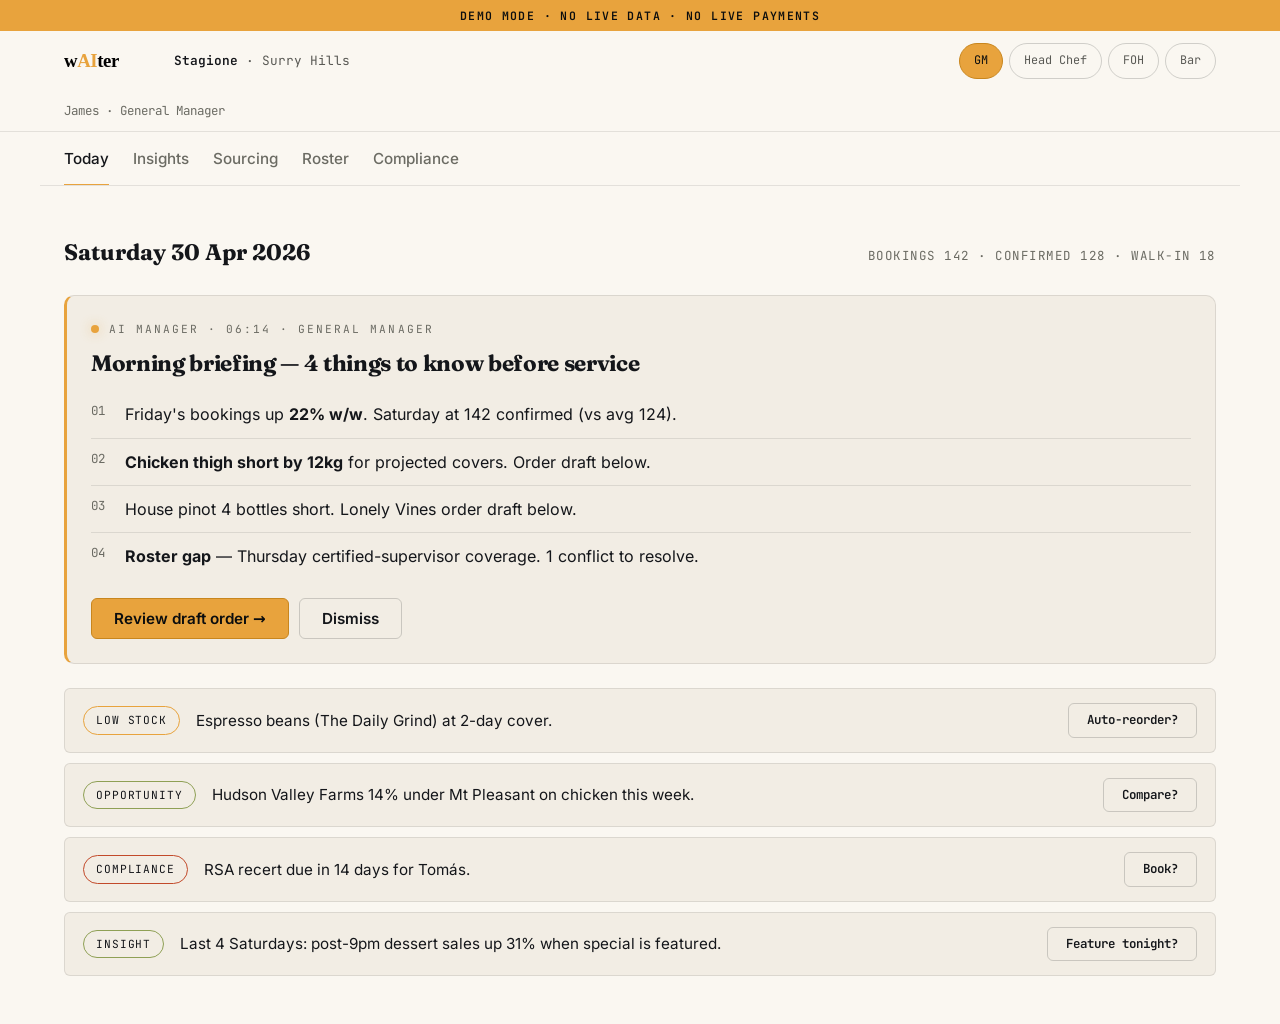
<file: demo/index.html>
<!DOCTYPE html>
<html lang="en">
<head>
  <meta charset="UTF-8">
  <meta name="viewport" content="width=device-width, initial-scale=1">
  <meta http-equiv="Content-Security-Policy" content="default-src 'self'; img-src 'self' data:; style-src 'self' 'unsafe-inline'; script-src 'self'; font-src 'self'; connect-src 'self'; frame-src 'none'; frame-ancestors 'none'; worker-src 'none'; manifest-src 'none'; base-uri 'self'; form-action 'self'; object-src 'none'; upgrade-insecure-requests">
  <meta name="referrer" content="no-referrer">
  <meta http-equiv="X-Content-Type-Options" content="nosniff">
  <meta name="description" content="wAIter — interactive demo. A coordination panel for restaurants. Persona-scoped, AI-managed.">
  <title>wAIter — demo · Stagione, Surry Hills</title>
  <link rel="stylesheet" href="../assets/styles.css">
  <link rel="icon" href="data:image/svg+xml,%3Csvg xmlns='http://www.w3.org/2000/svg' viewBox='0 0 24 24'%3E%3Ctext x='3' y='19' font-family='Georgia,serif' font-weight='800' font-size='20' fill='%230B0D0E'%3Ew%3Ctspan fill='%23E8A33D'%3EAI%3C/tspan%3E%3C/text%3E%3C/svg%3E">
  <style>
    /* Demo-specific layout (consumes /assets/styles.css for tokens + atoms). */
    .demo-banner { position: sticky; top: 0; z-index: 60; }
    body { padding-top: 0; }

    /* Top bar (override of .site-header for the demo) */
    .demo-bar {
      position: sticky; top: 30px; z-index: 50;
      background: color-mix(in srgb, var(--bg) 92%, transparent);
      backdrop-filter: saturate(140%) blur(10px);
      -webkit-backdrop-filter: saturate(140%) blur(10px);
      border-bottom: 1px solid var(--border);
    }
    .demo-bar .wrap-wide {
      display: flex; align-items: center; gap: var(--space-5);
      padding-top: var(--space-3); padding-bottom: var(--space-3);
    }
    .demo-bar .brand img { height: 22px; }
    .venue-tag { font-family: var(--mono); font-size: 0.8rem; color: var(--muted); }
    .venue-tag strong { color: var(--text); font-weight: 600; }
    .persona-switcher { margin-left: auto; display: flex; gap: 6px; flex-wrap: wrap; }
    .persona-btn {
      font-family: var(--mono); font-size: 0.74rem; font-weight: 500;
      padding: 7px 14px; border: 1px solid var(--border-strong); border-radius: var(--radius-pill);
      background: transparent; color: var(--muted); cursor: pointer;
      transition: all var(--t-quick) var(--ease);
    }
    .persona-btn:hover { color: var(--text); border-color: var(--text); }
    .persona-btn.active { background: var(--saffron); color: var(--ink); border-color: var(--saffron-deep); }
    .persona-btn:focus-visible { outline: 2px solid var(--saffron); outline-offset: 2px; }

    /* Persona context line */
    .persona-context {
      padding: 10px var(--space-5); font-family: var(--mono); font-size: 0.78rem; color: var(--dim);
      max-width: var(--wrap-wide); margin: 0 auto;
    }

    /* Tabs */
    .tab-bar {
      display: flex; gap: 24px; border-bottom: 1px solid var(--border);
      padding: 0 var(--space-5); max-width: var(--wrap-wide); margin: 0 auto;
      overflow-x: auto;
    }
    .tab-btn {
      background: transparent; border: none; cursor: pointer;
      font-family: var(--body); font-size: 0.95rem; font-weight: 500;
      color: var(--dim); padding: 14px 0; position: relative;
      transition: color var(--t-quick) var(--ease);
    }
    .tab-btn:hover { color: var(--text); }
    .tab-btn.active { color: var(--text); }
    .tab-btn.active::after {
      content: ''; position: absolute; left: 0; right: 0; bottom: -1px; height: 2px; background: var(--saffron);
    }
    .tab-btn:focus-visible { outline: 2px solid var(--saffron); outline-offset: 4px; border-radius: 2px; }

    /* Panel */
    .panel-wrap { padding: var(--space-7) var(--space-5); max-width: var(--wrap-wide); margin: 0 auto; }

    /* Today */
    .today-head { display: flex; flex-wrap: wrap; gap: var(--space-4); justify-content: space-between; align-items: baseline; margin-bottom: var(--space-5); }
    .today-date { font-family: var(--display); font-weight: 700; font-size: 1.4rem; }
    .today-meta { font-size: 0.78rem; letter-spacing: 0.12em; color: var(--dim); text-transform: uppercase; }

    .briefing-card { border-left: 3px solid var(--saffron); }
    .briefing-head { display: flex; align-items: center; gap: 10px; margin-bottom: 12px; }
    .briefing-agent { font-family: var(--mono); font-size: 0.7rem; letter-spacing: 0.18em; color: var(--dim); text-transform: uppercase; }
    .briefing-title { font-size: 1.4rem; margin-bottom: 16px; }
    .briefing-bullets { list-style: none; padding: 0; }
    .briefing-bullets li { padding: 10px 0; border-bottom: 1px solid var(--border); display: flex; gap: 12px; }
    .briefing-bullets li:last-child { border-bottom: none; }
    .briefing-num { width: 22px; flex-shrink: 0; font-size: 0.78rem; }
    .briefing-actions { margin-top: 18px; display: flex; gap: 10px; flex-wrap: wrap; }

    /* Suggestions */
    .suggestions { margin-top: var(--space-5); display: flex; flex-direction: column; gap: 10px; }
    .suggestion {
      display: flex; align-items: center; gap: var(--space-4);
      padding: 14px 18px; border: 1px solid var(--border); border-radius: var(--radius-2);
      background: var(--surface);
    }
    .suggestion-body { flex: 1; font-size: 0.95rem; }
    .suggestion .pill { flex-shrink: 0; }
    @media (max-width: 720px) {
      .suggestion { flex-direction: column; align-items: flex-start; }
    }

    /* Sourcing */
    .sourcing { display: flex; flex-direction: column; gap: var(--space-6); }
    .rep-card { margin-top: 18px; padding: 18px; background: var(--bg); border: 1px solid var(--brass); border-radius: 8px; }
    .rep-grid { display: grid; grid-template-columns: repeat(2, 1fr); gap: 14px 24px; margin-bottom: 14px; }
    .rep-grid > div { font-family: var(--mono); font-size: 0.85rem; color: var(--muted); }
    .rep-grid > div strong { color: var(--text); display: block; font-size: 1.15rem; font-family: var(--display); font-weight: 700; }
    .rep-badge { display: inline-block; padding: 4px 10px; font-family: var(--mono); font-size: 0.66rem; letter-spacing: 0.12em; text-transform: uppercase; color: var(--brass); border: 1px solid var(--brass); border-radius: 4px; }
    @media (min-width: 600px) { .rep-grid { grid-template-columns: repeat(4, 1fr); } }

    .supplier-list { display: flex; flex-direction: column; gap: 8px; }
    .supplier-row {
      display: flex; align-items: center; gap: var(--space-4);
      padding: 12px 16px; background: var(--surface); border: 1px solid var(--border); border-radius: var(--radius-2);
    }
    .supplier-name { flex: 1; display: flex; align-items: baseline; gap: 12px; }
    .supplier-cat { font-size: 0.78rem; }
    .supplier-meta { display: flex; gap: 14px; align-items: center; flex-wrap: wrap; }
    @media (max-width: 600px) {
      .supplier-row { flex-direction: column; align-items: flex-start; }
      .supplier-name { flex-direction: column; gap: 2px; }
    }

    /* Insights / ROI Mirror */
    .insights-head { margin-bottom: var(--space-6); }
    .insights-head h2 { margin-top: 8px; font-size: 1.8rem; }
    .insights-head p { margin-top: 8px; max-width: 580px; }
    .savings-grid { display: grid; grid-template-columns: repeat(auto-fit, minmax(220px, 1fr)); gap: 14px; }
    .saving-card { padding: 22px; }
    .saving-num { font-weight: 800; font-size: 2.2rem; line-height: 1; letter-spacing: -0.015em; }
    .saving-lbl { font-size: 0.7rem; letter-spacing: 0.14em; color: var(--dim); margin-top: 8px; }
    .saving-desc { font-size: 0.88rem; margin-top: 6px; }

    .total-tile {
      margin-top: 18px;
      border-left: 3px solid var(--olive); border-color: var(--olive);
      display: flex; flex-wrap: wrap; gap: var(--space-4);
      align-items: center; justify-content: space-between;
      padding: 22px 26px;
    }
    .total-num { font-weight: 800; font-size: 2.2rem; color: var(--olive-deep); line-height: 1; }
    .total-pct { font-size: 0.78rem; margin-top: 4px; }
    .total-formula { font-size: 0.9rem; }

    .spark-box { margin-top: 18px; padding: 22px; }
    .sparkline { display: flex; align-items: flex-end; gap: 8px; height: 100px; margin-top: 12px; }
    .spark-bar { flex: 1; background: linear-gradient(to top, var(--olive), var(--olive-deep)); border-radius: 3px 3px 0 0; min-height: 12px; }

    .insights-cta { margin-top: var(--space-6); }

    /* Modal */
    .modal-overlay {
      position: fixed; inset: 0;
      background: rgba(11, 13, 14, 0.55);
      backdrop-filter: blur(6px); -webkit-backdrop-filter: blur(6px);
      display: flex; align-items: center; justify-content: center;
      padding: var(--space-5); z-index: 100;
      animation: fade-in 200ms var(--ease);
    }
    @keyframes fade-in { from { opacity: 0 } to { opacity: 1 } }
    .modal {
      background: var(--bg); border: 1px solid var(--border-strong);
      border-radius: var(--radius-3); padding: var(--space-6);
      max-width: 640px; width: 100%; position: relative;
      max-height: 90vh; overflow-y: auto;
    }
    .modal-close {
      position: absolute; top: 14px; right: 14px;
      width: 32px; height: 32px; border-radius: 50%;
      background: var(--surface); border: 1px solid var(--border);
      cursor: pointer; font-size: 0.9rem; color: var(--muted);
      display: flex; align-items: center; justify-content: center;
    }
    .modal-close:hover { color: var(--text); border-color: var(--text); }
    .modal-title { font-size: 1.4rem; margin: 8px 0 18px; }

    .order-table { width: 100%; border-collapse: collapse; margin-bottom: 18px; font-size: 0.9rem; }
    .order-table th, .order-table td { text-align: left; padding: 10px 8px; border-bottom: 1px solid var(--border); }
    .order-table th { font-family: var(--mono); font-size: 0.7rem; letter-spacing: 0.14em; color: var(--dim); text-transform: uppercase; font-weight: 500; }
    .order-table .right { text-align: right; }

    .order-totals { margin-top: 18px; display: flex; flex-direction: column; gap: 6px; font-size: 0.9rem; }
    .order-totals > div { display: flex; justify-content: space-between; padding: 4px 0; }
    .order-total-row { padding-top: 12px !important; border-top: 1px solid var(--border-strong); margin-top: 4px; font-weight: 600; font-size: 1rem !important; }
    .total-amount { font-family: var(--mono); font-size: 1.05rem; font-weight: 700; color: var(--text); }

    .modal-actions { margin-top: 20px; display: flex; gap: 10px; }
    .modal-badge { margin-top: 16px; font-size: 0.7rem; letter-spacing: 0.12em; cursor: help; padding-top: 12px; border-top: 1px solid var(--border); }

    /* Escrow animation */
    .btn.escrowing { background: var(--saffron); color: var(--ink); border-color: var(--saffron-deep); animation: pulse 600ms var(--ease) infinite alternate; pointer-events: none; }
    .btn.escrowed  { background: var(--olive); color: var(--bg); border-color: var(--olive-deep); pointer-events: none; }
    @keyframes pulse {
      from { box-shadow: 0 0 0 0 rgba(232, 163, 61, 0.5); }
      to   { box-shadow: 0 0 0 8px rgba(232, 163, 61, 0); }
    }
    .escrow-status { margin-top: 12px; font-size: 0.85rem; color: var(--olive-deep); opacity: 0; transition: opacity 300ms var(--ease); }
    .escrow-status.visible { opacity: 1; }

    .placeholder { text-align: center; padding: var(--space-9) var(--space-5); }
    .placeholder h2 { margin: 12px 0 8px; }
  </style>
</head>
<body>
  <a href="#panel" class="skip-link">Skip to panel</a>
  <h1 class="sr-only">wAIter — Stagione coordination panel</h1>

  <div class="demo-banner">DEMO MODE · NO LIVE DATA · NO LIVE PAYMENTS</div>

  <header class="demo-bar" role="banner">
    <div class="wrap-wide">
      <a href="../" class="brand" aria-label="wAIter — back to landing"><img src="../assets/wordmark.svg" alt="wAIter"></a>
      <div class="venue-tag mono"><strong>Stagione</strong> · Surry Hills</div>
      <div id="persona-switcher" class="persona-switcher" role="group" aria-label="Persona switcher"></div>
    </div>
    <div id="persona-context" class="persona-context"></div>
  </header>

  <nav id="tab-bar" class="tab-bar" aria-label="Tabs"></nav>

  <main id="panel" class="panel-wrap" tabindex="-1"></main>

  <script src="data.js"></script>
  <script src="scripts.js" defer></script>
</body>
</html>
</file>
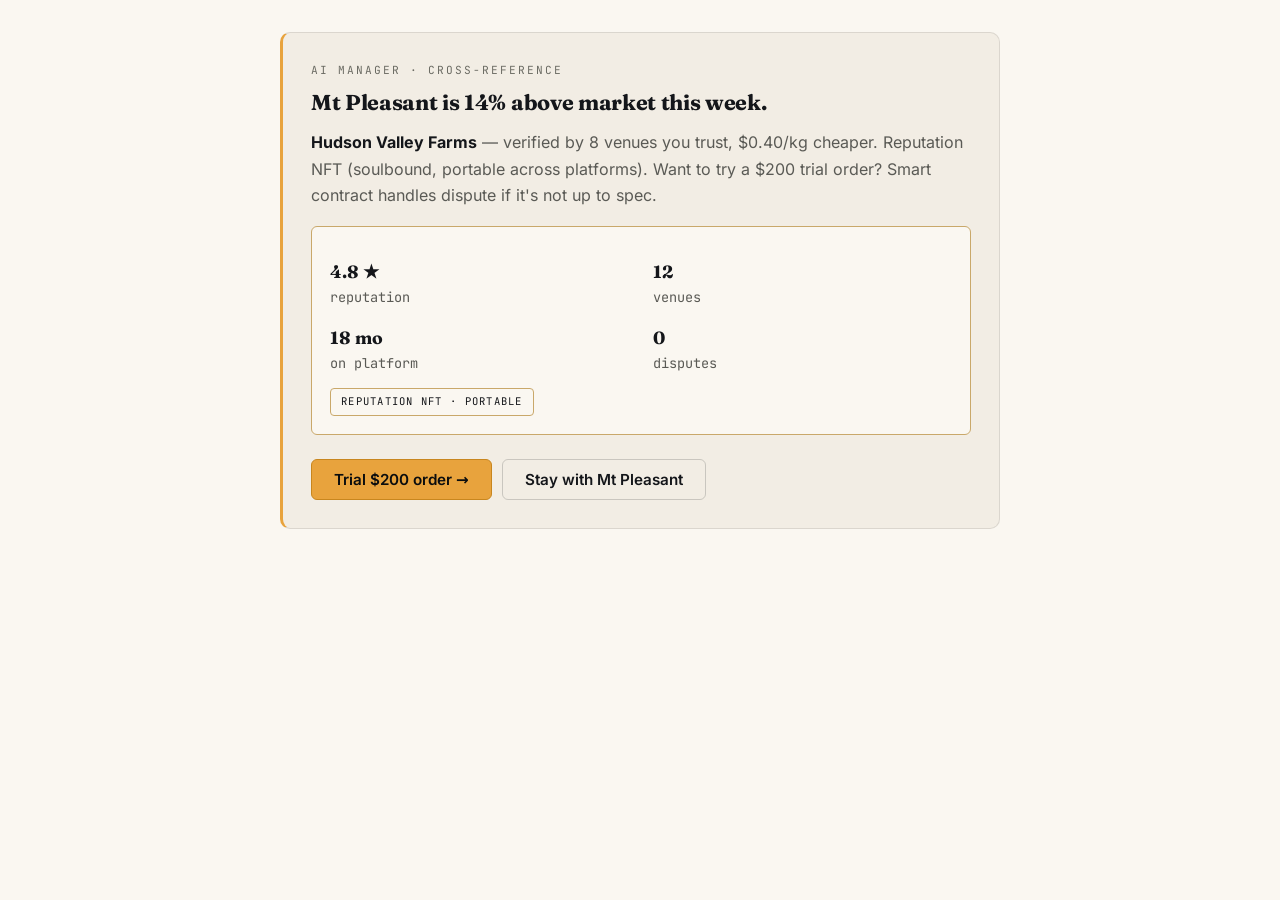
<file: assets/sample-screens/marketplace.html>
<!DOCTYPE html>
<html lang="en">
<head>
<meta charset="UTF-8">
<meta name="viewport" content="width=device-width, initial-scale=1">
<meta http-equiv="Content-Security-Policy" content="default-src 'self'; img-src 'self' data:; style-src 'self'; script-src 'none'; font-src 'self'; connect-src 'self'; frame-src 'none'; frame-ancestors 'none'; worker-src 'none'; manifest-src 'none'; base-uri 'self'; form-action 'self'; object-src 'none'; upgrade-insecure-requests">
<meta name="referrer" content="no-referrer">
<title>wAIter — Marketplace cross-reference</title>
<link rel="stylesheet" href="../styles.css">
</head>
<body class="mock-page">
<h1 class="sr-only">wAIter — Marketplace cross-reference sample screen</h1>
<div class="frame">
  <article class="mock-screen mock-xref" data-mock="marketplace-cross-ref">
    <div class="head">AI Manager · cross-reference</div>
    <h2 class="serif">Mt Pleasant is 14% above market this week.</h2>
    <p class="muted"><strong class="accent">Hudson Valley Farms</strong> — verified by 8 venues you trust, $0.40/kg cheaper. Reputation NFT (soulbound, portable across platforms). Want to try a $200 trial order? Smart contract handles dispute if it's not up to spec.</p>
    <div class="rep-card">
      <div class="rep-grid">
        <div><strong>4.8 ★</strong>reputation</div>
        <div><strong>12</strong>venues</div>
        <div><strong>18 mo</strong>on platform</div>
        <div><strong>0</strong>disputes</div>
      </div>
      <span class="rep-badge">Reputation NFT · Portable</span>
    </div>
    <div class="actions">
      <button class="btn btn-primary" type="button">Trial $200 order →</button>
      <button class="btn btn-ghost" type="button">Stay with Mt Pleasant</button>
    </div>
  </article>
</div>
</body>
</html>
</file>
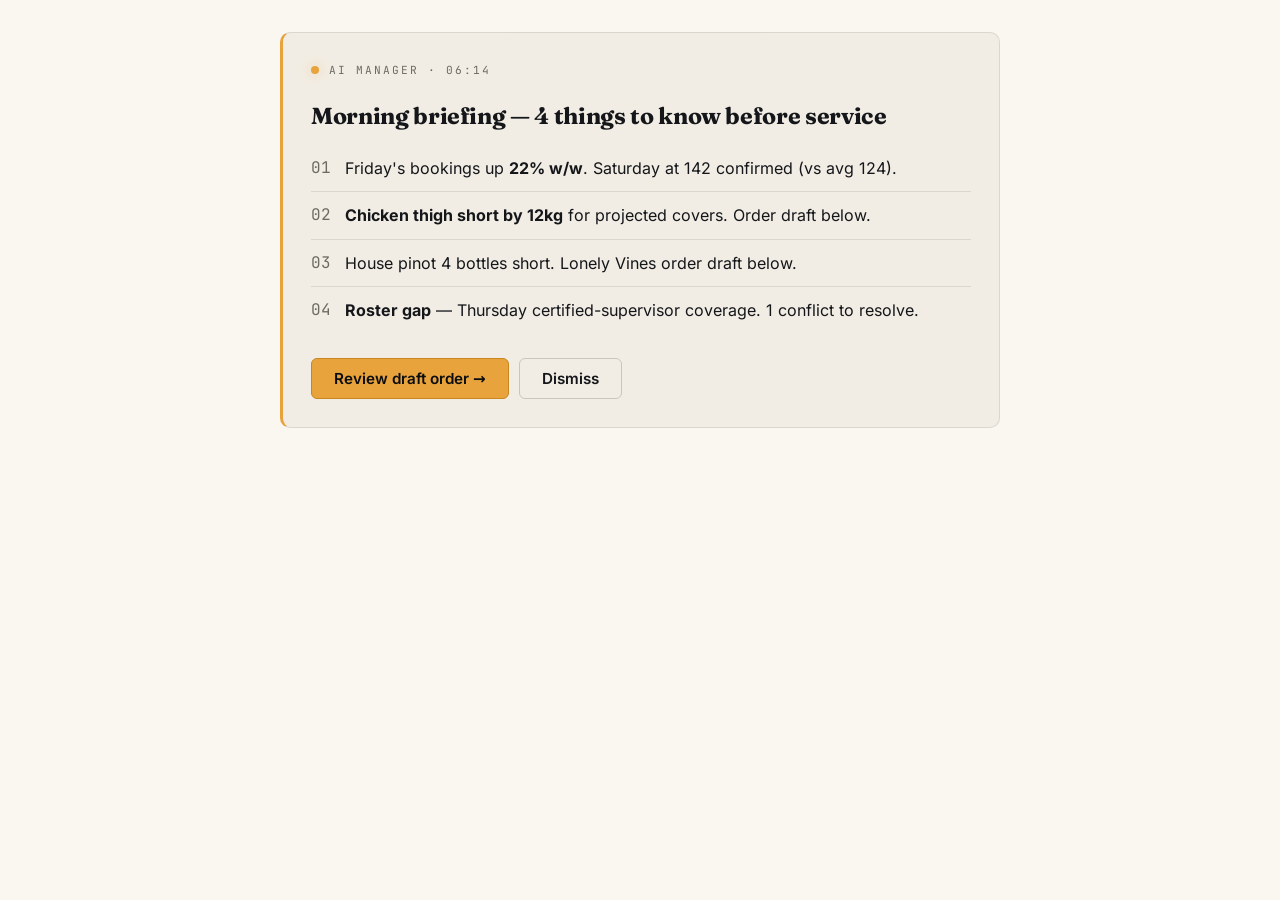
<file: assets/sample-screens/morning-briefing.html>
<!DOCTYPE html>
<html lang="en">
<head>
<meta charset="UTF-8">
<meta name="viewport" content="width=device-width, initial-scale=1">
<meta http-equiv="Content-Security-Policy" content="default-src 'self'; img-src 'self' data:; style-src 'self'; script-src 'none'; font-src 'self'; connect-src 'self'; frame-src 'none'; frame-ancestors 'none'; worker-src 'none'; manifest-src 'none'; base-uri 'self'; form-action 'self'; object-src 'none'; upgrade-insecure-requests">
<meta name="referrer" content="no-referrer">
<title>wAIter — Morning Briefing</title>
<link rel="stylesheet" href="../styles.css">
</head>
<body class="mock-page">
<h1 class="sr-only">wAIter — Morning briefing sample screen</h1>
<div class="frame">
  <article class="mock-screen mock-briefing" data-mock="morning-briefing">
    <div class="head">
      <span class="dot dot-saffron" aria-hidden="true"></span>
      <span class="agent">AI MANAGER · 06:14</span>
    </div>
    <h2 class="serif">Morning briefing — 4 things to know before service</h2>
    <ol class="bullets">
      <li><span class="num">01</span><span>Friday's bookings up <strong>22% w/w</strong>. Saturday at 142 confirmed (vs avg 124).</span></li>
      <li><span class="num">02</span><span><strong>Chicken thigh short by 12kg</strong> for projected covers. Order draft below.</span></li>
      <li><span class="num">03</span><span>House pinot 4 bottles short. Lonely Vines order draft below.</span></li>
      <li><span class="num">04</span><span><strong>Roster gap</strong> — Thursday certified-supervisor coverage. 1 conflict to resolve.</span></li>
    </ol>
    <div class="actions">
      <button class="btn btn-primary" type="button">Review draft order →</button>
      <button class="btn btn-ghost" type="button">Dismiss</button>
    </div>
  </article>
</div>
</body>
</html>
</file>
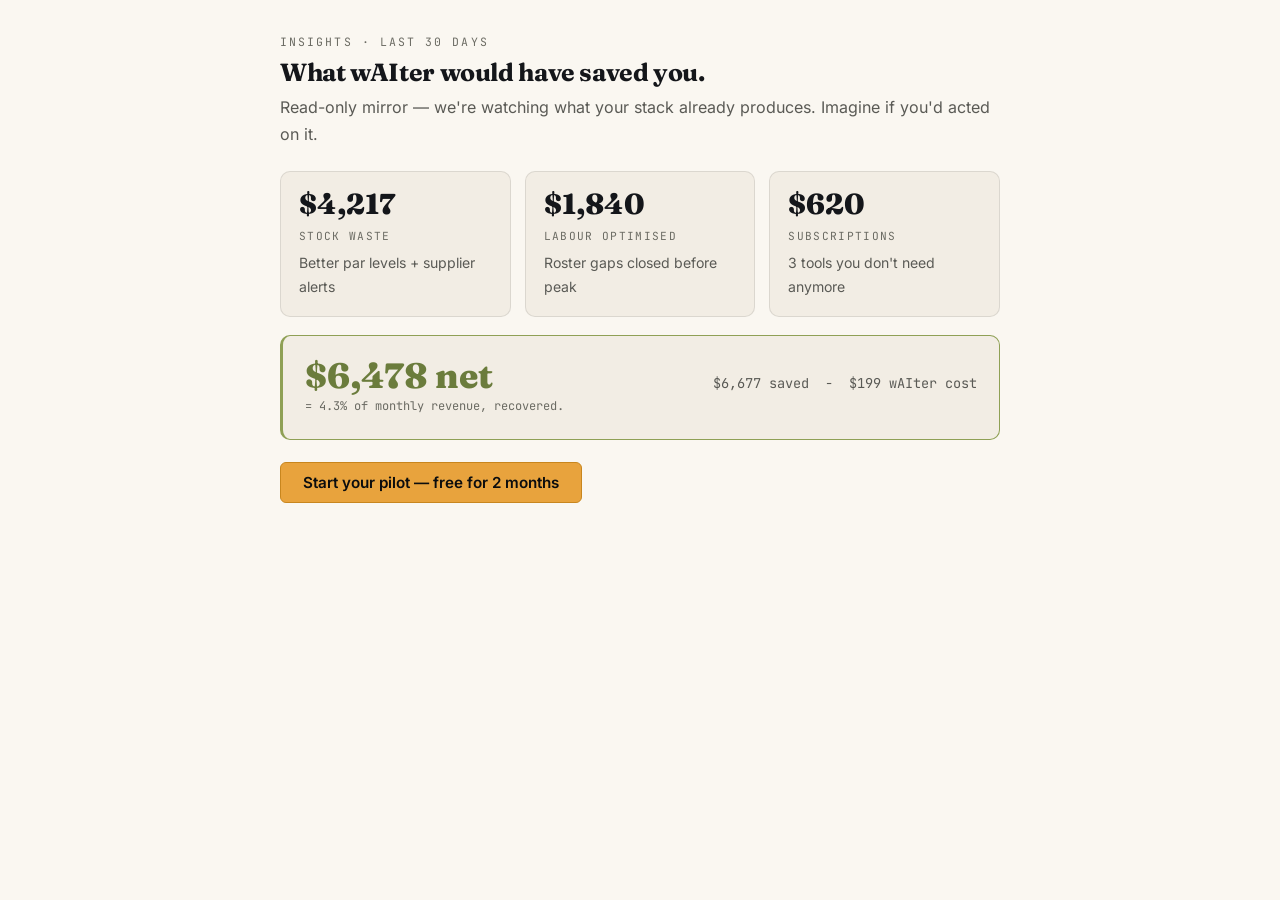
<file: assets/sample-screens/roi-mirror.html>
<!DOCTYPE html>
<html lang="en">
<head>
<meta charset="UTF-8">
<meta name="viewport" content="width=device-width, initial-scale=1">
<meta http-equiv="Content-Security-Policy" content="default-src 'self'; img-src 'self' data:; style-src 'self'; script-src 'none'; font-src 'self'; connect-src 'self'; frame-src 'none'; frame-ancestors 'none'; worker-src 'none'; manifest-src 'none'; base-uri 'self'; form-action 'self'; object-src 'none'; upgrade-insecure-requests">
<meta name="referrer" content="no-referrer">
<title>wAIter — ROI Mirror</title>
<link rel="stylesheet" href="../styles.css">
</head>
<body class="mock-page">
<h1 class="sr-only">wAIter — ROI Mirror sample screen</h1>
<div class="frame">
  <article class="mock-screen mock-mirror" data-mock="roi-mirror">
    <div class="head">
      <span class="eyebrow">INSIGHTS · LAST 30 DAYS</span>
      <h2 class="serif">What wAIter would have saved you.</h2>
      <p class="sub">Read-only mirror — we're watching what your stack already produces. Imagine if you'd acted on it.</p>
    </div>
    <div class="savings">
      <div class="saving-card">
        <div class="num">$4,217</div>
        <div class="lbl">Stock waste</div>
        <div class="desc">Better par levels + supplier alerts</div>
      </div>
      <div class="saving-card">
        <div class="num">$1,840</div>
        <div class="lbl">Labour optimised</div>
        <div class="desc">Roster gaps closed before peak</div>
      </div>
      <div class="saving-card">
        <div class="num">$620</div>
        <div class="lbl">Subscriptions</div>
        <div class="desc">3 tools you don't need anymore</div>
      </div>
    </div>
    <div class="total-tile">
      <div>
        <div class="big">$6,478 net</div>
        <span class="pct">= 4.3% of monthly revenue, recovered.</span>
      </div>
      <div class="formula">$6,677 saved&nbsp;&nbsp;−&nbsp;&nbsp;$199 wAIter cost</div>
    </div>
    <div class="cta">
      <button class="btn btn-primary" type="button">Start your pilot — free for 2 months</button>
    </div>
  </article>
</div>
</body>
</html>
</file>
<file: assets/styles.css>
/* ============================================================
   wAIter — Mise en place
   The brand foundation. Every other file consumes these tokens.
   ============================================================ */

/* ---------- Self-hosted fonts (no third-party CDN) ---------- */

@font-face {
  font-family: 'Fraunces';
  font-style: normal;
  font-weight: 700;
  font-display: swap;
  src: url('./fonts/fraunces-latin-700-normal.woff2') format('woff2');
  unicode-range: U+0000-00FF, U+0131, U+0152-0153, U+02BB-02BC, U+02C6, U+02DA, U+02DC, U+0304, U+0308, U+0329, U+2000-206F, U+2074, U+20AC, U+2122, U+2191, U+2193, U+2212, U+2215, U+FEFF, U+FFFD;
}
@font-face {
  font-family: 'Fraunces';
  font-style: normal;
  font-weight: 800;
  font-display: swap;
  src: url('./fonts/fraunces-latin-800-normal.woff2') format('woff2');
  unicode-range: U+0000-00FF, U+0131, U+0152-0153, U+02BB-02BC, U+02C6, U+02DA, U+02DC, U+0304, U+0308, U+0329, U+2000-206F, U+2074, U+20AC, U+2122, U+2191, U+2193, U+2212, U+2215, U+FEFF, U+FFFD;
}
@font-face {
  font-family: 'Inter';
  font-style: normal;
  font-weight: 400;
  font-display: swap;
  src: url('./fonts/inter-latin-400-normal.woff2') format('woff2');
  unicode-range: U+0000-00FF, U+0131, U+0152-0153, U+02BB-02BC, U+02C6, U+02DA, U+02DC, U+0304, U+0308, U+0329, U+2000-206F, U+2074, U+20AC, U+2122, U+2191, U+2193, U+2212, U+2215, U+FEFF, U+FFFD;
}
@font-face {
  font-family: 'Inter';
  font-style: normal;
  font-weight: 500;
  font-display: swap;
  src: url('./fonts/inter-latin-500-normal.woff2') format('woff2');
  unicode-range: U+0000-00FF, U+0131, U+0152-0153, U+02BB-02BC, U+02C6, U+02DA, U+02DC, U+0304, U+0308, U+0329, U+2000-206F, U+2074, U+20AC, U+2122, U+2191, U+2193, U+2212, U+2215, U+FEFF, U+FFFD;
}
@font-face {
  font-family: 'Inter';
  font-style: normal;
  font-weight: 600;
  font-display: swap;
  src: url('./fonts/inter-latin-600-normal.woff2') format('woff2');
  unicode-range: U+0000-00FF, U+0131, U+0152-0153, U+02BB-02BC, U+02C6, U+02DA, U+02DC, U+0304, U+0308, U+0329, U+2000-206F, U+2074, U+20AC, U+2122, U+2191, U+2193, U+2212, U+2215, U+FEFF, U+FFFD;
}
@font-face {
  font-family: 'Inter';
  font-style: normal;
  font-weight: 700;
  font-display: swap;
  src: url('./fonts/inter-latin-700-normal.woff2') format('woff2');
  unicode-range: U+0000-00FF, U+0131, U+0152-0153, U+02BB-02BC, U+02C6, U+02DA, U+02DC, U+0304, U+0308, U+0329, U+2000-206F, U+2074, U+20AC, U+2122, U+2191, U+2193, U+2212, U+2215, U+FEFF, U+FFFD;
}
@font-face {
  font-family: 'JetBrains Mono';
  font-style: normal;
  font-weight: 400;
  font-display: swap;
  src: url('./fonts/jetbrains-mono-latin-400-normal.woff2') format('woff2');
  unicode-range: U+0000-00FF, U+0131, U+0152-0153, U+02BB-02BC, U+02C6, U+02DA, U+02DC, U+0304, U+0308, U+0329, U+2000-206F, U+2074, U+20AC, U+2122, U+2191, U+2193, U+2212, U+2215, U+FEFF, U+FFFD;
}
@font-face {
  font-family: 'JetBrains Mono';
  font-style: normal;
  font-weight: 600;
  font-display: swap;
  src: url('./fonts/jetbrains-mono-latin-600-normal.woff2') format('woff2');
  unicode-range: U+0000-00FF, U+0131, U+0152-0153, U+02BB-02BC, U+02C6, U+02DA, U+02DC, U+0304, U+0308, U+0329, U+2000-206F, U+2074, U+20AC, U+2122, U+2191, U+2193, U+2212, U+2215, U+FEFF, U+FFFD;
}

/* ---------- Tokens ---------- */

:root {
  /* Surfaces (dark) */
  --ink:        #0B0D0E;
  --char:       #14161A;
  --steel:      #1F2227;
  --graphite:   #2A2D33;

  /* Surfaces (light) */
  --bone:       #F2EDE4;
  --paper:      #FAF7F1;

  /* Type — light theme (default) */
  --text:       #14161A;
  --muted:      #5A5A55;
  --dim:        #6B6B63;
  --bg:         var(--paper);
  --surface:    var(--bone);
  --border:     rgba(20, 22, 26, 0.10);
  --border-strong: rgba(20, 22, 26, 0.18);

  /* Signature accents */
  --saffron:    #E8A33D;
  --saffron-deep: #C8861E;
  --ember:      #C24A2A;
  --olive:      #8FA055;
  --olive-deep: #6B7C3C;
  --brass:      #C9A86A;

  /* Focus indicator — ember (4.56:1 on paper, 3.99:1 on ink), passes WCAG 1.4.11. */
  --focus:      var(--ember);

  /* Type stacks */
  --display: 'Fraunces', Georgia, 'Times New Roman', serif;
  --body:    'Inter', system-ui, -apple-system, BlinkMacSystemFont, 'Segoe UI', sans-serif;
  --mono:    'JetBrains Mono', ui-monospace, 'SF Mono', Menlo, Consolas, monospace;

  /* Scale */
  --space-1: 4px;
  --space-2: 8px;
  --space-3: 12px;
  --space-4: 16px;
  --space-5: 24px;
  --space-6: 32px;
  --space-7: 48px;
  --space-8: 64px;
  --space-9: 96px;

  /* Radii */
  --radius-1: 3px;
  --radius-2: 6px;
  --radius-3: 10px;
  --radius-pill: 100px;

  /* Motion */
  --ease: cubic-bezier(0.2, 0.8, 0.2, 1);
  --t-quick: 120ms;
  --t-base: 240ms;
  --t-slow: 480ms;

  /* Layout */
  --wrap-narrow: 760px;
  --wrap: 880px;
  --wrap-wide: 1200px;
}

@media (prefers-color-scheme: dark) {
  :root {
    --text:       #ECE6DA;
    --muted:      #A29C90;
    --dim:        #857F71;
    --bg:         var(--ink);
    --surface:    var(--char);
    --border:     rgba(242, 237, 228, 0.10);
    --border-strong: rgba(242, 237, 228, 0.18);
  }
}

/* ---------- Reset ---------- */

*, *::before, *::after { box-sizing: border-box; margin: 0; padding: 0; }
html { scroll-behavior: smooth; -webkit-text-size-adjust: 100%; }
body {
  font-family: var(--body);
  font-size: 16px;
  font-weight: 400;
  line-height: 1.65;
  color: var(--text);
  background: var(--bg);
  -webkit-font-smoothing: antialiased;
  text-rendering: optimizeLegibility;
}
img, svg { max-width: 100%; display: block; }
button, input, select, textarea {
  font: inherit;
  color: inherit;
}
a { color: inherit; text-decoration: none; }

/* ---------- Type scale ---------- */

.eyebrow {
  font-family: var(--mono);
  font-size: 0.72rem;
  font-weight: 500;
  text-transform: uppercase;
  letter-spacing: 0.18em;
  color: var(--dim);
}

h1, .h1 {
  font-family: var(--display);
  font-weight: 800;
  font-size: clamp(2.4rem, 5.5vw, 3.8rem);
  line-height: 1.04;
  letter-spacing: -0.02em;
  color: var(--text);
}

h2, .h2 {
  font-family: var(--display);
  font-weight: 700;
  font-size: clamp(1.75rem, 3.5vw, 2.4rem);
  line-height: 1.1;
  letter-spacing: -0.015em;
}

h3, .h3 {
  font-family: var(--body);
  font-weight: 600;
  font-size: 1.15rem;
  line-height: 1.35;
}

p { color: var(--text); }
.muted { color: var(--muted); }
.dim   { color: var(--dim); }
.mono  { font-family: var(--mono); }
.serif { font-family: var(--display); }

/* ---------- Layout primitives ---------- */

.wrap        { max-width: var(--wrap); margin: 0 auto; padding: 0 var(--space-5); }
.wrap-narrow { max-width: var(--wrap-narrow); margin: 0 auto; padding: 0 var(--space-5); }
.wrap-wide   { max-width: var(--wrap-wide); margin: 0 auto; padding: 0 var(--space-5); }

.stack > * + *      { margin-top: var(--space-4); }
.stack-lg > * + *   { margin-top: var(--space-6); }
.stack-xl > * + *   { margin-top: var(--space-8); }

.row {
  display: flex;
  flex-wrap: wrap;
  gap: var(--space-4);
  align-items: center;
}

.grid-3 {
  display: grid;
  grid-template-columns: repeat(auto-fit, minmax(240px, 1fr));
  gap: var(--space-5);
}

section.section {
  padding: var(--space-9) 0;
  border-bottom: 1px solid var(--border);
}
section.section:last-of-type { border-bottom: none; }

@media (max-width: 640px) {
  section.section { padding: var(--space-7) 0; }
}

/* ---------- Atoms ---------- */

.btn {
  display: inline-flex;
  align-items: center;
  gap: var(--space-2);
  padding: 12px 22px;
  font-family: var(--body);
  font-size: 0.95rem;
  font-weight: 600;
  line-height: 1;
  border: 1px solid transparent;
  border-radius: var(--radius-2);
  cursor: pointer;
  transition: all var(--t-base) var(--ease);
  background: var(--text);
  color: var(--bg);
}
.btn:hover { transform: translateY(-1px); }
.btn:focus-visible { outline: 2px solid var(--focus); outline-offset: 3px; }

.btn-primary { background: var(--saffron); color: var(--ink); border-color: var(--saffron-deep); }
.btn-primary:hover { background: var(--saffron-deep); color: var(--ink); }

.btn-ghost {
  background: transparent;
  color: var(--text);
  border-color: var(--border-strong);
}
.btn-ghost:hover { background: var(--surface); }

.btn-mono { font-family: var(--mono); font-size: 0.78rem; padding: 10px 18px; }

.pill {
  display: inline-block;
  padding: 4px 12px;
  font-family: var(--mono);
  font-size: 0.7rem;
  font-weight: 500;
  letter-spacing: 0.08em;
  text-transform: uppercase;
  border: 1px solid var(--border-strong);
  border-radius: var(--radius-pill);
  color: var(--muted);
  background: transparent;
}
/* All status pills carry the brand colour on the border, with text in var(--text). Locks one rule for predictable contrast across the family. */
.pill-saffron { border-color: var(--saffron); color: var(--text); }
.pill-olive   { border-color: var(--olive);   color: var(--text); }
.pill-ember   { border-color: var(--ember);   color: var(--text); }
.pill-brass   { border-color: var(--brass);   color: var(--text); }

.dot {
  display: inline-block;
  width: 8px;
  height: 8px;
  border-radius: 50%;
  flex-shrink: 0;
}
.dot-saffron { background: var(--saffron); box-shadow: 0 0 12px rgba(232, 163, 61, 0.45); }
.dot-olive   { background: var(--olive);   box-shadow: 0 0 12px rgba(143, 160, 85, 0.40); }
.dot-ember   { background: var(--ember);   box-shadow: 0 0 12px rgba(194, 74, 42, 0.40); }
.dot-dim     { background: var(--dim); }

.card {
  background: var(--surface);
  border: 1px solid var(--border);
  border-radius: var(--radius-3);
  padding: var(--space-5);
  transition: border-color var(--t-base) var(--ease);
}
.card:hover { border-color: var(--border-strong); }

.card-saffron { border-left: 3px solid var(--saffron); }
.card-olive   { border-left: 3px solid var(--olive); }
.card-ember   { border-left: 3px solid var(--ember); }
.card-brass   { border-left: 3px solid var(--brass); }

.kpi {
  font-family: var(--display);
  font-weight: 800;
  font-size: clamp(1.8rem, 4vw, 2.6rem);
  line-height: 1;
  letter-spacing: -0.015em;
  color: var(--text);
}
.kpi-label {
  font-family: var(--mono);
  font-size: 0.72rem;
  font-weight: 500;
  text-transform: uppercase;
  letter-spacing: 0.12em;
  color: var(--dim);
  margin-top: var(--space-2);
}

.input, .select {
  width: 100%;
  padding: 12px 14px;
  font-family: var(--body);
  font-size: 0.98rem;
  background: var(--bg);
  color: var(--text);
  border: 1px solid var(--border-strong);
  border-radius: var(--radius-2);
  transition: border-color var(--t-base) var(--ease);
}
.input:focus, .select:focus {
  outline: none;
  border-color: var(--focus);
  box-shadow: 0 0 0 3px rgba(194, 74, 42, 0.22);
}

.range {
  width: 100%;
  -webkit-appearance: none;
  appearance: none;
  height: 4px;
  background: var(--border-strong);
  border-radius: 2px;
  outline: none;
}
.range::-webkit-slider-thumb {
  -webkit-appearance: none;
  appearance: none;
  width: 18px;
  height: 18px;
  border-radius: 50%;
  background: var(--saffron);
  border: 2px solid var(--bg);
  box-shadow: 0 0 0 1px var(--saffron-deep);
  cursor: pointer;
}
.range::-moz-range-thumb {
  width: 18px;
  height: 18px;
  border-radius: 50%;
  background: var(--saffron);
  border: 2px solid var(--bg);
  box-shadow: 0 0 0 1px var(--saffron-deep);
  cursor: pointer;
}
.range:focus-visible { box-shadow: 0 0 0 3px rgba(194, 74, 42, 0.22); }

.label {
  display: block;
  font-family: var(--mono);
  font-size: 0.72rem;
  font-weight: 500;
  text-transform: uppercase;
  letter-spacing: 0.14em;
  color: var(--dim);
  margin-bottom: var(--space-2);
}

.section-title {
  font-family: var(--mono);
  font-size: 0.72rem;
  font-weight: 500;
  text-transform: uppercase;
  letter-spacing: 0.18em;
  color: var(--dim);
  margin-bottom: var(--space-5);
}

/* ---------- Shared chrome (consumed by index.html + demo/index.html) ---------- */

.site-header {
  position: sticky;
  top: 0;
  z-index: 50;
  background: color-mix(in srgb, var(--bg) 88%, transparent);
  backdrop-filter: saturate(140%) blur(10px);
  -webkit-backdrop-filter: saturate(140%) blur(10px);
  border-bottom: 1px solid var(--border);
}
.site-header .wrap-wide {
  display: flex;
  align-items: center;
  justify-content: space-between;
  padding-top: var(--space-3);
  padding-bottom: var(--space-3);
  gap: var(--space-5);
}
.site-header .brand { display: flex; align-items: center; gap: var(--space-2); }
.site-header .brand img, .site-header .brand svg { height: 22px; width: auto; }

.site-nav {
  display: flex;
  align-items: center;
  gap: var(--space-5);
}
.site-nav a {
  font-family: var(--mono);
  font-size: 0.74rem;
  font-weight: 500;
  letter-spacing: 0.06em;
  color: var(--dim);
  transition: color var(--t-quick) var(--ease);
}
.site-nav a:hover, .site-nav a:focus-visible { color: var(--focus); }

@media (max-width: 720px) {
  .site-nav .nav-links { display: none; }
}

.site-footer {
  padding: var(--space-7) 0;
  border-top: 1px solid var(--border);
  background: var(--surface);
}
.site-footer .footer-row {
  display: flex;
  flex-wrap: wrap;
  justify-content: space-between;
  align-items: center;
  gap: var(--space-4);
}
.site-footer .footer-meta {
  font-family: var(--mono);
  font-size: 0.72rem;
  color: var(--dim);
}

/* ---------- Hero ---------- */

.hero {
  padding: var(--space-9) 0 var(--space-8);
  text-align: left;
}
.hero h1 { margin-top: var(--space-3); }
.hero .subhead {
  margin-top: var(--space-5);
  font-size: 1.18rem;
  color: var(--muted);
  max-width: 640px;
  line-height: 1.6;
}
.hero .ctas {
  margin-top: var(--space-6);
  display: flex;
  flex-wrap: wrap;
  gap: var(--space-3);
}

/* ---------- Demo banner (sticky strip) ---------- */

.demo-banner {
  background: var(--saffron);
  color: var(--ink);
  text-align: center;
  font-family: var(--mono);
  font-size: 0.72rem;
  font-weight: 600;
  letter-spacing: 0.12em;
  padding: 6px var(--space-4);
  text-transform: uppercase;
}

/* ---------- A11y ---------- */

:focus-visible { outline: 2px solid var(--focus); outline-offset: 3px; }

@media (prefers-reduced-motion: reduce) {
  *, *::before, *::after {
    animation-duration: 0.01ms !important;
    animation-iteration-count: 1 !important;
    transition-duration: 0.01ms !important;
    scroll-behavior: auto !important;
  }
}

.skip-link {
  position: absolute;
  left: -10000px;
  top: var(--space-3);
  background: var(--text);
  color: var(--bg);
  padding: 10px 16px;
  border-radius: var(--radius-2);
  font-weight: 600;
  z-index: 100;
}
.skip-link:focus {
  left: var(--space-3);
}

.sr-only {
  position: absolute;
  width: 1px; height: 1px;
  padding: 0; margin: -1px;
  overflow: hidden; clip: rect(0, 0, 0, 0);
  white-space: nowrap; border: 0;
}

/* ---------- Sample-screen mocks (assets/sample-screens/*.html) ---------- */
/* Migrated from per-page <style> blocks to enable strict CSP (no 'unsafe-inline'). */

body.mock-page { padding: var(--space-6); }
body.mock-page .frame { max-width: 720px; margin: 0 auto; }

.mock-briefing {
  background: var(--surface);
  border: 1px solid var(--border);
  border-left: 3px solid var(--saffron);
  border-radius: var(--radius-3);
  padding: 28px;
}
.mock-briefing .head { display: flex; align-items: center; gap: 10px; margin-bottom: var(--space-5); }
.mock-briefing .head .agent {
  font-family: var(--mono);
  font-size: 0.7rem;
  letter-spacing: 0.18em;
  color: var(--dim);
  text-transform: uppercase;
}
.mock-briefing h2 { font-size: 1.45rem; margin-bottom: var(--space-4); }
.mock-briefing .bullets { list-style: none; }
.mock-briefing .bullets li {
  padding: 10px 0;
  border-bottom: 1px solid var(--border);
  display: flex;
  gap: var(--space-3);
}
.mock-briefing .bullets li:last-child { border-bottom: none; }
.mock-briefing .bullets .num {
  font-family: var(--mono);
  color: var(--dim);
  width: 22px;
  flex-shrink: 0;
}
.mock-briefing .actions { margin-top: var(--space-5); display: flex; gap: 10px; }

.mock-xref {
  background: var(--surface);
  border: 1px solid var(--border);
  border-left: 3px solid var(--saffron);
  border-radius: var(--radius-3);
  padding: 28px;
}
.mock-xref .head {
  font-family: var(--mono);
  font-size: 0.7rem;
  letter-spacing: 0.18em;
  color: var(--dim);
  text-transform: uppercase;
  margin-bottom: var(--space-3);
}
.mock-xref h2 { font-size: 1.35rem; margin-bottom: 14px; }
.mock-xref .accent { color: var(--text); }
.mock-xref .rep-card {
  margin-top: 18px;
  padding: 18px;
  background: var(--bg);
  border: 1px solid var(--brass);
  border-radius: var(--radius-2);
}
.mock-xref .rep-grid {
  display: grid;
  grid-template-columns: repeat(2, 1fr);
  gap: 14px 24px;
  margin-top: var(--space-3);
}
.mock-xref .rep-grid div {
  font-family: var(--mono);
  font-size: 0.85rem;
  color: var(--muted);
}
.mock-xref .rep-grid div strong {
  color: var(--text);
  display: block;
  font-size: 1.1rem;
  font-family: var(--display);
}
.mock-xref .rep-badge {
  display: inline-block;
  margin-top: 14px;
  padding: 4px 10px;
  font-family: var(--mono);
  font-size: 0.66rem;
  letter-spacing: 0.12em;
  text-transform: uppercase;
  color: var(--text);
  border: 1px solid var(--brass);
  border-radius: 4px;
}
.mock-xref .actions { margin-top: var(--space-5); display: flex; gap: 10px; }

.mock-mirror .head { margin-bottom: var(--space-5); }
.mock-mirror .head .eyebrow { display: block; margin-bottom: var(--space-2); }
.mock-mirror .head h2 { font-size: 1.55rem; }
.mock-mirror .head .sub { color: var(--muted); margin-top: var(--space-2); }
.mock-mirror .savings {
  display: grid;
  grid-template-columns: repeat(3, 1fr);
  gap: 14px;
}
.mock-mirror .saving-card {
  background: var(--surface);
  border: 1px solid var(--border);
  border-radius: var(--radius-3);
  padding: 18px;
}
.mock-mirror .saving-card .num {
  font-family: var(--display);
  font-weight: 800;
  font-size: 1.8rem;
  line-height: 1;
}
.mock-mirror .saving-card .lbl {
  font-family: var(--mono);
  font-size: 0.7rem;
  letter-spacing: 0.12em;
  text-transform: uppercase;
  color: var(--dim);
  margin-top: var(--space-2);
}
.mock-mirror .saving-card .desc {
  color: var(--muted);
  font-size: 0.88rem;
  margin-top: 6px;
}
.mock-mirror .total-tile {
  margin-top: 18px;
  background: var(--surface);
  border: 1px solid var(--olive);
  border-left: 3px solid var(--olive);
  border-radius: var(--radius-3);
  padding: 22px;
  display: flex;
  flex-wrap: wrap;
  align-items: baseline;
  gap: var(--space-4);
  justify-content: space-between;
}
.mock-mirror .total-tile .big {
  font-family: var(--display);
  font-weight: 800;
  font-size: 2.2rem;
  color: var(--olive-deep);
  line-height: 1;
}
.mock-mirror .total-tile .formula {
  font-family: var(--mono);
  font-size: 0.85rem;
  color: var(--muted);
}
.mock-mirror .total-tile .pct {
  font-family: var(--mono);
  font-size: 0.75rem;
  color: var(--dim);
  margin-top: 4px;
  display: block;
}
.mock-mirror .cta { margin-top: 22px; }

@media (max-width: 600px) {
  .mock-mirror .savings { grid-template-columns: 1fr; }
  .mock-mirror .saving-card .num { font-size: 1.5rem; }
}
</file>
